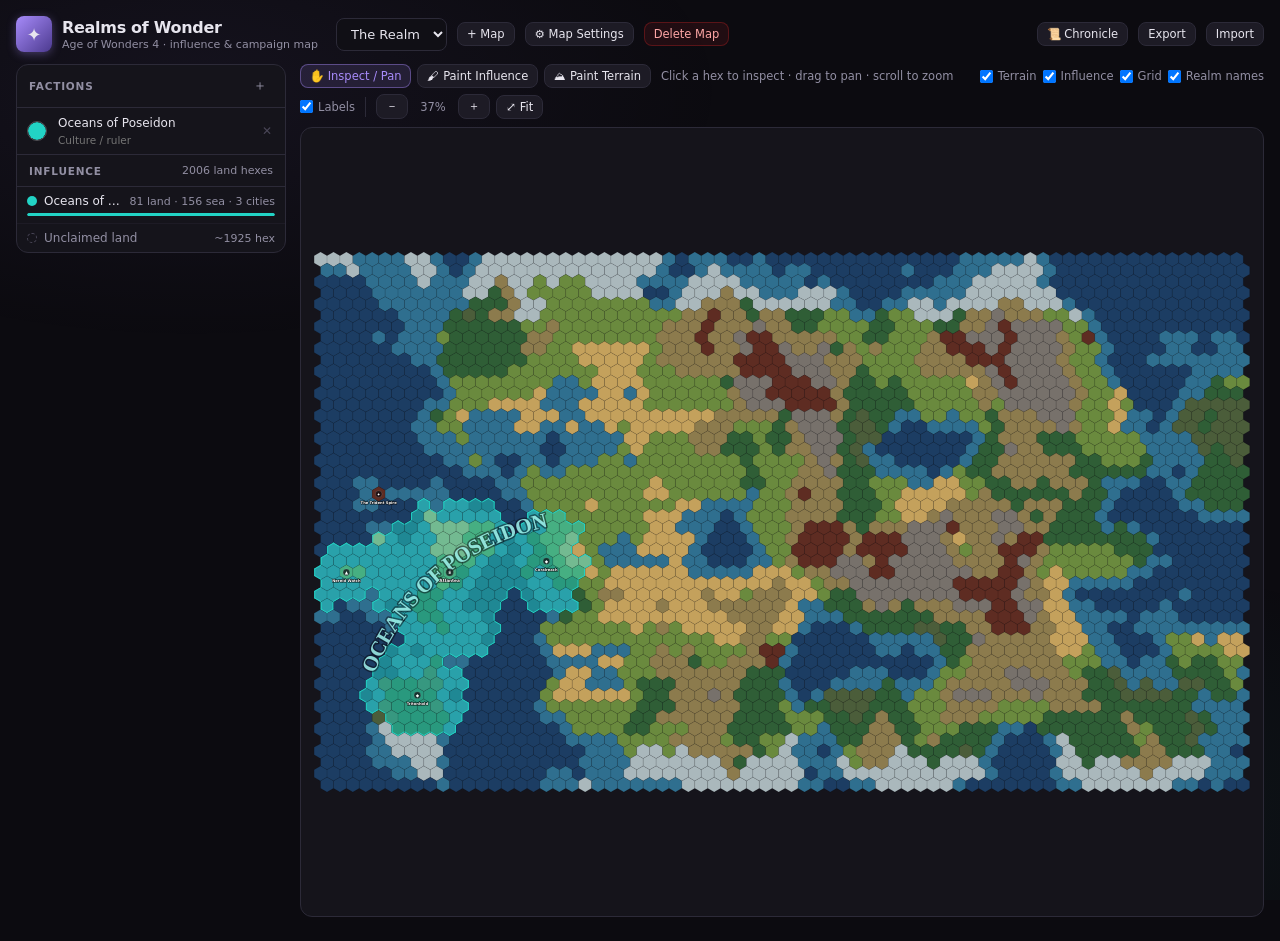
<file: aow4-realms/index.html>
<!DOCTYPE html>
<html lang="en">
<head>
<meta charset="UTF-8">
<meta name="viewport" content="width=device-width, initial-scale=1.0">
<title>Realms of Wonder — AoW4 Influence Map</title>
<style>
:root{
  --bg:#0c0b10; --bg-surface:#15141b; --bg-elevated:#1d1b25; --bg-input:#100f15;
  --border:#2c2a38; --border-dim:#1d1b25;
  --text:#e7e5ee; --text-muted:#928fa3; --text-dim:#4a4758;
  --accent:#a78bfa; --accent-bg:rgba(167,139,250,.13); --accent-border:rgba(167,139,250,.42);
  --danger:#dc2626; --danger-bg:rgba(220,38,38,.1); --danger-border:rgba(220,38,38,.3);
  --r-sm:4px; --r-md:8px; --r-lg:12px;
}
*,*::before,*::after{box-sizing:border-box;margin:0;padding:0;}
[hidden]{display:none!important;}
body{font-family:'Segoe UI',system-ui,-apple-system,sans-serif;background:var(--bg);color:var(--text);min-height:100vh;}
body::before{content:'';position:fixed;inset:0;background:radial-gradient(ellipse 60% 40% at 15% 10%,rgba(167,139,250,.06) 0%,transparent 70%),radial-gradient(ellipse 50% 40% at 85% 90%,rgba(45,212,191,.05) 0%,transparent 70%);pointer-events:none;z-index:0;}

.app{position:relative;max-width:1700px;margin:0 auto;padding:16px 16px 24px;z-index:1;}

.header{display:flex;align-items:center;gap:10px;margin-bottom:12px;flex-wrap:wrap;}
.logo{width:36px;height:36px;background:linear-gradient(135deg,#a78bfa,#4c3a8f);border-radius:var(--r-md);display:flex;align-items:center;justify-content:center;font-size:18px;flex-shrink:0;box-shadow:0 2px 10px rgba(167,139,250,.35);}
.header-text{margin-right:8px;}
h1{font-size:16px;font-weight:600;letter-spacing:-.3px;}
.header-sub{font-size:11px;color:var(--text-muted);margin-top:1px;}
.spacer{flex:1;}

select,.select{background:var(--bg-input);border:1px solid var(--border);border-radius:var(--r-md);padding:7px 10px;font-size:13px;color:var(--text);font-family:inherit;}
.select-sm{padding:4px 8px;font-size:12px;}

.btn{background:var(--bg-elevated);border:1px solid var(--border);border-radius:var(--r-md);padding:7px 12px;font-size:12.5px;font-family:inherit;color:var(--text);cursor:pointer;display:inline-flex;align-items:center;gap:6px;transition:background .12s,border-color .12s,transform .1s;white-space:nowrap;}
.btn:hover{background:#26232f;border-color:#3d394c;}
.btn:active{transform:scale(.97);}
.btn.active{background:var(--accent-bg);border-color:var(--accent-border);color:var(--accent);}
.btn-primary{background:var(--accent-bg);border-color:var(--accent-border);color:var(--accent);}
.btn-primary:hover{background:rgba(167,139,250,.22);}
.btn-danger{background:var(--danger-bg);border-color:var(--danger-border);color:#fca5a5;}
.btn-danger:hover{background:rgba(220,38,38,.2);}
.btn-sm{padding:4px 9px;font-size:11.5px;}
.icon-btn{background:none;border:none;color:var(--text-muted);cursor:pointer;padding:3px 6px;border-radius:var(--r-sm);font-size:14px;display:flex;align-items:center;transition:color .12s,background .12s;}
.icon-btn:hover{color:var(--text);background:var(--bg-elevated);}

.app-shell{display:flex;gap:14px;align-items:flex-start;}

.sidebar{width:270px;flex-shrink:0;background:var(--bg-surface);border:1px solid var(--border);border-radius:var(--r-lg);display:flex;flex-direction:column;position:sticky;top:16px;max-height:calc(100vh - 32px);overflow:hidden;}
.sidebar-head{display:flex;align-items:center;gap:7px;padding:9px 12px;border-bottom:1px solid var(--border);border-top:1px solid var(--border);flex-shrink:0;}
.sidebar-head:first-child{border-top:none;}
.sidebar-head-title{flex:1;font-size:10.5px;font-weight:700;text-transform:uppercase;letter-spacing:.8px;color:var(--text-muted);}
.sidebar-body{overflow-y:auto;max-height:40vh;}
.sidebar-body::-webkit-scrollbar{width:3px;}
.sidebar-body::-webkit-scrollbar-thumb{background:var(--border);border-radius:10px;}

.faction-row{display:flex;align-items:center;gap:7px;padding:6px 10px 6px 8px;border-bottom:1px solid var(--border-dim);border-left:2px solid transparent;cursor:pointer;}
.faction-row:last-child{border-bottom:none;}
.faction-row.brush{border-left-color:var(--accent);background:rgba(167,139,250,.06);}
.swatch{width:20px;height:20px;border-radius:50%;border:1px solid rgba(255,255,255,.25);flex-shrink:0;cursor:pointer;padding:0;background:none;}
.swatch::-webkit-color-swatch-wrapper{padding:0;}
.swatch::-webkit-color-swatch{border:none;border-radius:50%;}
.faction-text{flex:1;min-width:0;display:flex;flex-direction:column;}
.faction-name,.faction-culture{width:100%;background:none;border:none;color:var(--text);font-size:12px;font-family:inherit;padding:2px 4px;border-radius:var(--r-sm);}
.faction-culture{font-size:10.5px;color:var(--text-muted);}
.faction-name:hover,.faction-name:focus,.faction-culture:hover,.faction-culture:focus{background:var(--bg-elevated);outline:none;}
.faction-del{background:none;border:none;color:var(--text-dim);cursor:pointer;padding:3px;font-size:12px;flex-shrink:0;}
.faction-del:hover{color:#fca5a5;}
.empty-note{padding:16px 12px;text-align:center;color:var(--text-muted);font-size:11.5px;}

.ov-row{padding:7px 10px;border-bottom:1px solid var(--border-dim);font-size:12px;}
.ov-row:last-child{border-bottom:none;}
.ov-top{display:flex;align-items:center;gap:7px;}
.ov-swatch{width:10px;height:10px;border-radius:50%;flex-shrink:0;}
.ov-name{flex:1;min-width:0;overflow:hidden;text-overflow:ellipsis;white-space:nowrap;}
.ov-count{color:var(--text-muted);font-size:11px;white-space:nowrap;}
.ov-bar{height:3px;background:var(--bg-elevated);border-radius:3px;margin-top:5px;overflow:hidden;}
.ov-bar>span{display:block;height:100%;border-radius:3px;}

.col-main{flex:1;min-width:0;}
.toolbar{display:flex;align-items:center;gap:6px;flex-wrap:wrap;margin-bottom:8px;}
.toolbar-sep{width:1px;height:20px;background:var(--border);margin:0 4px;}
.mode-hint{font-size:11.5px;color:var(--text-muted);margin-left:4px;}
.zoom-label{font-size:11.5px;color:var(--text-muted);min-width:38px;text-align:center;}
.tool-label{font-size:10.5px;font-weight:700;text-transform:uppercase;letter-spacing:.6px;color:var(--text-muted);margin-right:2px;}
.check{display:inline-flex;align-items:center;gap:5px;font-size:11.5px;color:var(--text-muted);cursor:pointer;user-select:none;}
.brushbar{background:var(--bg-surface);border:1px solid var(--border);border-radius:var(--r-md);padding:6px 8px;}
.terrain-btn{display:inline-flex;align-items:center;gap:5px;}
.terrain-chip{width:12px;height:12px;border-radius:3px;border:1px solid rgba(255,255,255,.2);}

.canvas-wrap{background:var(--bg-surface);border:1px solid var(--border);border-radius:var(--r-lg);overflow:auto;height:calc(100vh - 110px);position:relative;display:flex;}
.canvas-wrap.with-brush{height:calc(100vh - 156px);}
svg#canvas{margin:auto;flex-shrink:0;}
.canvas-wrap::-webkit-scrollbar{height:8px;width:8px;}
.canvas-wrap::-webkit-scrollbar-thumb{background:var(--border);border-radius:10px;}
svg#canvas{display:block;cursor:crosshair;touch-action:none;user-select:none;}
svg#canvas.mode-select{cursor:grab;}
svg#canvas.panning{cursor:grabbing;}
.hex{stroke:rgba(0,0,0,.28);stroke-width:.7;}
svg.no-grid .hex{stroke:none;}
.hex.void{fill:transparent;stroke:rgba(255,255,255,.03);}
.border-path{fill:none;stroke-width:2.6;stroke-linecap:round;stroke-linejoin:round;}
.realm-name{font-family:Georgia,'Palatino Linotype','Book Antiqua',serif;font-weight:700;paint-order:stroke;stroke:rgba(8,6,12,.55);stroke-linejoin:round;opacity:.88;pointer-events:none;}
svg.no-realms .realm-layer{display:none;}
.feat-bg{fill:rgba(10,9,14,.72);stroke:rgba(255,255,255,.35);stroke-width:1;}
.feat-icon{font-size:12px;text-anchor:middle;dominant-baseline:central;fill:#fff;pointer-events:none;}
.hex-label{font-size:10px;font-weight:600;text-anchor:middle;fill:#fff;paint-order:stroke;stroke:rgba(0,0,0,.85);stroke-width:3px;stroke-linejoin:round;pointer-events:none;}
.hex-label.capital{font-size:11.5px;font-weight:700;}
svg.no-labels .hex-label{display:none;}
.brush-outline{fill:rgba(255,255,255,.08);stroke:rgba(255,255,255,.75);stroke-width:1.2;pointer-events:none;}
.sel-outline{fill:none;stroke:var(--accent);stroke-width:2.5;pointer-events:none;}

.drawer-overlay{position:fixed;inset:0;background:rgba(0,0,0,.45);z-index:50;display:none;align-items:stretch;justify-content:flex-end;}
.drawer-overlay.open{display:flex;}
.drawer{width:340px;max-width:90vw;background:var(--bg-surface);border-left:1px solid var(--border);display:flex;flex-direction:column;height:100%;}
.drawer-head{display:flex;align-items:center;gap:8px;padding:14px 16px;border-bottom:1px solid var(--border);}
.drawer-title{flex:1;font-size:13px;font-weight:700;text-transform:uppercase;letter-spacing:.6px;color:var(--text-muted);}
.drawer-body{flex:1;overflow-y:auto;padding:14px 16px;display:flex;flex-direction:column;gap:14px;}
.field-label{font-size:10.5px;font-weight:700;text-transform:uppercase;letter-spacing:.6px;color:var(--text-muted);margin-bottom:5px;display:block;}
.field-input,.field-select,.field-textarea{width:100%;background:var(--bg-input);border:1px solid var(--border);border-radius:var(--r-md);padding:8px 10px;font-size:13px;color:var(--text);font-family:inherit;}
.field-textarea{resize:vertical;min-height:56px;}
.field-row{display:flex;gap:8px;}
.field-row>div{flex:1;}
.field-note{font-size:11px;color:var(--text-dim);margin-top:5px;}
.section-title{font-size:11px;font-weight:700;color:var(--accent);text-transform:uppercase;letter-spacing:.7px;border-top:1px solid var(--border);padding-top:12px;}
.log-list{display:flex;flex-direction:column;gap:8px;margin-top:8px;}
.log-entry{background:var(--bg-elevated);border:1px solid var(--border-dim);border-radius:var(--r-md);padding:8px 10px;}
.log-ts{font-size:10px;color:var(--text-dim);margin-bottom:3px;}
.log-text{font-size:12.5px;color:var(--text);white-space:pre-wrap;word-break:break-word;}
.log-empty{font-size:11.5px;color:var(--text-dim);text-align:center;padding:10px 0;}
.drawer-foot{padding:12px 16px;border-top:1px solid var(--border);display:flex;gap:8px;}
input[type=range]{width:100%;accent-color:var(--accent);}
</style>
</head>
<body>
<div class="app">
  <div class="header">
    <div class="logo">✦</div>
    <div class="header-text">
      <h1>Realms of Wonder</h1>
      <div class="header-sub">Age of Wonders 4 · influence &amp; campaign map</div>
    </div>
    <select id="mapSelect" class="select"></select>
    <button id="newMapBtn" class="btn btn-sm">+ Map</button>
    <button id="settingsBtn" class="btn btn-sm">⚙ Map Settings</button>
    <button id="deleteMapBtn" class="btn btn-sm btn-danger">Delete Map</button>
    <div class="spacer"></div>
    <button id="logBtn" class="btn btn-sm">📜 Chronicle</button>
    <button id="exportBtn" class="btn btn-sm">Export</button>
    <button id="importBtn" class="btn btn-sm">Import</button>
    <input type="file" id="importFile" accept="application/json" style="display:none">
  </div>

  <div class="app-shell">
    <div class="sidebar">
      <div class="sidebar-head">
        <span class="sidebar-head-title">Factions</span>
        <button id="addFactionBtn" class="icon-btn" title="Add faction">＋</button>
      </div>
      <div class="sidebar-body" id="factionList"></div>
      <div class="sidebar-head">
        <span class="sidebar-head-title">Influence</span>
        <span class="ov-count" id="landTotal"></span>
      </div>
      <div class="sidebar-body" id="overviewList"></div>
    </div>

    <div class="col-main">
      <div class="toolbar">
        <button id="modeSelectBtn" class="btn btn-sm active" title="S">✋ Inspect / Pan</button>
        <button id="modeInfBtn" class="btn btn-sm" title="I">🖌 Paint Influence</button>
        <button id="modeTerBtn" class="btn btn-sm" title="T">⛰ Paint Terrain</button>
        <span class="mode-hint" id="modeHint"></span>
        <div class="spacer"></div>
        <label class="check"><input type="checkbox" id="viewTerrain" checked> Terrain</label>
        <label class="check"><input type="checkbox" id="viewInfluence" checked> Influence</label>
        <label class="check"><input type="checkbox" id="viewGrid" checked> Grid</label>
        <label class="check"><input type="checkbox" id="viewRealms" checked> Realm names</label>
        <label class="check"><input type="checkbox" id="viewLabels" checked> Labels</label>
        <div class="toolbar-sep"></div>
        <button id="zoomOutBtn" class="btn btn-sm" title="Zoom out">－</button>
        <span class="zoom-label" id="zoomLabel">100%</span>
        <button id="zoomInBtn" class="btn btn-sm" title="Zoom in">＋</button>
        <button id="zoomResetBtn" class="btn btn-sm" title="Fit whole map (F)">⤢ Fit</button>
      </div>

      <div class="toolbar brushbar" id="brushBar" hidden>
        <span class="tool-label">Brush</span>
        <button class="btn btn-sm size-btn active" data-size="0" title="1">1 hex</button>
        <button class="btn btn-sm size-btn" data-size="1" title="2">7 hex</button>
        <button class="btn btn-sm size-btn" data-size="2" title="3">19 hex</button>
        <div class="toolbar-sep"></div>
        <span id="infTools">
          <select id="brushFaction" class="select select-sm"></select>
          <label class="check" style="margin-left:8px;" title="Painting won't overwrite hexes held by another faction"><input type="checkbox" id="protectOthers"> Don't overwrite others</label>
        </span>
        <span id="terTools" style="display:inline-flex;gap:4px;flex-wrap:wrap;"></span>
        <span class="mode-hint">Alt+click to pick</span>
      </div>

      <div class="canvas-wrap" id="canvasWrap">
        <svg id="canvas" class="mode-select"></svg>
      </div>
    </div>
  </div>
</div>

<datalist id="cultureList">
  <option value="Barbarian"><option value="Dark"><option value="Feudal"><option value="High">
  <option value="Industrious"><option value="Mystic"><option value="Oathsworn"><option value="Primal">
  <option value="Free City"><option value="Independent">
</datalist>

<!-- hex drawer -->
<div class="drawer-overlay" id="hexOverlay">
  <div class="drawer">
    <div class="drawer-head">
      <span class="drawer-title" id="hexTitle">Hex</span>
      <button class="icon-btn" id="hexCloseBtn">✕</button>
    </div>
    <div class="drawer-body">
      <div>
        <label class="field-label">Name</label>
        <input type="text" id="hexName" class="field-input" placeholder="e.g. Emberhold, The Shattered Spire">
      </div>
      <div>
        <label class="field-label">Influence</label>
        <select id="hexOwner" class="field-select"></select>
      </div>
      <div class="field-row">
        <div>
          <label class="field-label">Terrain</label>
          <select id="hexTerrain" class="field-select"></select>
        </div>
        <div>
          <label class="field-label">Feature</label>
          <select id="hexFeature" class="field-select"></select>
        </div>
      </div>
      <div>
        <label class="field-label">Description</label>
        <textarea id="hexDesc" class="field-textarea" placeholder="What is this place?"></textarea>
      </div>
      <div>
        <label class="field-label">Add log entry</label>
        <textarea id="hexLogInput" class="field-textarea" placeholder="Siege, annexation, a hero falls..."></textarea>
        <button id="hexLogAddBtn" class="btn btn-sm btn-primary" style="margin-top:6px;">Add Entry</button>
      </div>
      <div>
        <label class="field-label">History</label>
        <div class="log-list" id="hexLogList"></div>
      </div>
    </div>
    <div class="drawer-foot">
      <button id="hexClearBtn" class="btn btn-danger" style="flex:1;">Clear Name, Feature &amp; History</button>
    </div>
  </div>
</div>

<!-- chronicle drawer -->
<div class="drawer-overlay" id="logOverlay">
  <div class="drawer">
    <div class="drawer-head">
      <span class="drawer-title">Chronicle</span>
      <button class="icon-btn" id="logCloseBtn">✕</button>
    </div>
    <div class="drawer-body">
      <div>
        <label class="field-label">Add event</label>
        <textarea id="campaignLogInput" class="field-textarea" placeholder="What happened across the realm this turn?"></textarea>
        <button id="campaignLogAddBtn" class="btn btn-sm btn-primary" style="margin-top:6px;">Add Entry</button>
      </div>
      <div>
        <label class="field-label">History</label>
        <div class="log-list" id="campaignLogList"></div>
      </div>
    </div>
  </div>
</div>

<!-- map settings drawer -->
<div class="drawer-overlay" id="settingsOverlay">
  <div class="drawer">
    <div class="drawer-head">
      <span class="drawer-title">Map Settings</span>
      <button class="icon-btn" id="settingsCloseBtn">✕</button>
    </div>
    <div class="drawer-body">
      <div>
        <label class="field-label">Map name</label>
        <input type="text" id="msName" class="field-input">
      </div>
      <div class="field-row">
        <div>
          <label class="field-label">Columns</label>
          <input type="number" id="msCols" class="field-input" min="8" max="160">
        </div>
        <div>
          <label class="field-label">Rows</label>
          <input type="number" id="msRows" class="field-input" min="6" max="120">
        </div>
      </div>
      <div>
        <button id="msApplySize" class="btn btn-sm">Apply Size</button>
        <div class="field-note">Shrinking removes hexes outside the new bounds.</div>
      </div>

      <div class="section-title">Terrain Generator</div>
      <div>
        <label class="field-label">Style</label>
        <select id="msStyle" class="field-select">
          <option value="surface">Surface — continents</option>
          <option value="islands">Surface — islands</option>
          <option value="underground">Underground — caverns</option>
        </select>
      </div>
      <div>
        <label class="field-label">Water / chasm level: <span id="msWaterVal"></span>%</label>
        <input type="range" id="msWater" min="5" max="75" value="35">
      </div>
      <div>
        <label class="field-label">Seed (blank = random)</label>
        <input type="text" id="msSeed" class="field-input" placeholder="random">
      </div>
      <div>
        <button id="msGenerate" class="btn btn-primary">🎲 Generate Terrain</button>
        <div class="field-note">Replaces terrain only. Influence, names, features and history are kept.</div>
      </div>

      <div class="section-title">Published Campaign</div>
      <div>
        <button id="msLoadCampaign" class="btn btn-sm">⟳ Load Published Campaign</button>
        <div class="field-note" id="msCampaignNote"></div>
      </div>

      <div class="section-title">Danger Zone</div>
      <div style="display:flex;gap:8px;flex-wrap:wrap;">
        <button id="msClearInfluence" class="btn btn-sm btn-danger">Clear All Influence</button>
      </div>
    </div>
  </div>
</div>

<script src="campaign.js"></script>
<script>
(function(){
'use strict';

var STORAGE_KEY='aow4-realms-state';

var TERRAINS=[
  {id:'grass',   name:'Grassland',     color:'#6a8a3e'},
  {id:'forest',  name:'Forest',        color:'#2f5e36'},
  {id:'swamp',   name:'Swamp',         color:'#4b5d3a'},
  {id:'hills',   name:'Hills',         color:'#8c7b4d'},
  {id:'mountain',name:'Mountains',     color:'#77716b'},
  {id:'desert',  name:'Desert',        color:'#c4a15c'},
  {id:'tundra',  name:'Tundra',        color:'#aab8bc'},
  {id:'volcanic',name:'Volcanic',      color:'#5e2c22'},
  {id:'shallow', name:'Shallow Water', color:'#2f6f8f'},
  {id:'deep',    name:'Deep Water',    color:'#1c3d63'},
  {id:'cavern',  name:'Cavern',        color:'#4a4152'},
  {id:'chasm',   name:'Chasm',         color:'#1d1924'},
  {id:'void',    name:'Off-map',       color:'#0c0b10'}
];
var TERRAIN_BY_ID={};TERRAINS.forEach(function(t){TERRAIN_BY_ID[t.id]=t;});
var NON_LAND={shallow:1,deep:1,chasm:1,void:1};

var FEATURES=[
  {id:'',        name:'None',          icon:''},
  {id:'capital', name:'Capital',       icon:'♛'},
  {id:'city',    name:'City',          icon:'◆'},
  {id:'vassal',  name:'Vassal City',   icon:'◇'},
  {id:'freecity',name:'Free City',     icon:'⚑'},
  {id:'outpost', name:'Outpost',       icon:'▲'},
  {id:'wonder',  name:'Ancient Wonder',icon:'❖'},
  {id:'landmark',name:'Landmark',      icon:'✦'},
  {id:'dungeon', name:'Dungeon / Ruin',icon:'☗'},
  {id:'portal',  name:'Portal / Gate', icon:'◎'},
  {id:'battle',  name:'Battle Site',   icon:'⚔'}
];
var FEATURE_BY_ID={};FEATURES.forEach(function(f){FEATURE_BY_ID[f.id]=f;});
var CITY_FEATURES={capital:1,city:1,vassal:1,freecity:1};

var DEFAULT_FACTIONS=[
  ['Your Empire','#d4a72c','Feudal'],
  ['The Ashen Dominion','#c0262d','Dark'],
  ['Verdant Circle','#22a35a','Primal'],
  ['Stormborn Clans','#2f6fe0','Barbarian'],
  ['Lumen Concord','#e2e8f0','High'],
  ['Forgeholt League','#ea6a12','Industrious'],
  ['Free Cities','#94a3b8','Free City']
];

/* ---------- hex geometry (pointy-top, odd-r offset) ---------- */
var S=20, SQ3=Math.sqrt(3), HW=SQ3*S, RH=1.5*S, PAD=24;
var CORNERS=[];
for(var i=0;i<6;i++){var a=Math.PI/180*(60*i-30);CORNERS.push([S*Math.cos(a),S*Math.sin(a)]);}
var DIRS_EVEN=[[1,0],[0,-1],[-1,-1],[-1,0],[-1,1],[0,1]];
var DIRS_ODD =[[1,0],[1,-1],[0,-1],[-1,0],[0,1],[1,1]];
var EDGE=[[0,1],[5,0],[4,5],[3,4],[2,3],[1,2]];

function center(c,r){return {x:PAD+HW*(c+0.5*(r&1))+HW/2,y:PAD+S+RH*r};}
function canvasSize(map){return {w:Math.ceil(PAD*2+HW*(map.cols+0.5)),h:Math.ceil(PAD*2+RH*(map.rows-1)+2*S)};}
function hexPoints(c,r,scale){
  var p=center(c,r),k=scale||1,out=[];
  for(var i=0;i<6;i++)out.push((p.x+CORNERS[i][0]*k).toFixed(1)+','+(p.y+CORNERS[i][1]*k).toFixed(1));
  return out.join(' ');
}
function pixelToHex(x,y){
  var px=x-PAD-HW/2,py=y-PAD-S;
  var q=(SQ3/3*px-py/3)/S, r=(2/3*py)/S;
  var cx=q,cz=r,cy=-cx-cz;
  var rx=Math.round(cx),ry=Math.round(cy),rz=Math.round(cz);
  var dx=Math.abs(rx-cx),dy=Math.abs(ry-cy),dz=Math.abs(rz-cz);
  if(dx>dy&&dx>dz)rx=-ry-rz;else if(dy<=dz)rz=-rx-ry;
  return {c:rx+(rz-(rz&1))/2,r:rz};
}
function hexesInRadius(c,r,R){
  var q=c-(r-(r&1))/2,out=[];
  for(var dq=-R;dq<=R;dq++){
    for(var dr=Math.max(-R,-dq-R);dr<=Math.min(R,-dq+R);dr++){
      var rr=r+dr,qq=q+dq;
      out.push({c:qq+(rr-(rr&1))/2,r:rr});
    }
  }
  return out;
}

/* ---------- state ---------- */
var state=null;
var mode='select';
var brushSize=0;
var brushFactionId=null; // null = erase
var brushTerrain='grass';
var selectedHex=null;
var zoomLevel=1, ZOOM_MIN=0.15, ZOOM_MAX=4;
var spaceHeld=false;
var touches={}, pinch=null;
var view={terrain:true,influence:true,grid:true,labels:true,realms:true};
var polys=[];
var pointer=null;
var lastPaintKey=null;

function uid(){state.nextId=(state.nextId||1)+1;return state.nextId-1;}
function key(c,r){return c+','+r;}

function newMap(id,name,cols,rows){
  return {id:id,name:name,cols:cols,rows:rows,hexes:{},eventLog:[],gen:{style:'surface',water:35,seed:''}};
}

function freshState(){
  var s={nextId:1,factions:[],maps:[],activeMapId:null};
  var n=1;
  DEFAULT_FACTIONS.forEach(function(f){s.factions.push({id:n++,name:f[0],color:f[1],culture:f[2]});});
  var m=newMap(n++,'The Realm',72,48);
  s.maps.push(m);s.activeMapId=m.id;s.nextId=n;
  generateTerrain(m,'surface',35,Math.floor(Math.random()*1e9));
  return s;
}

function normalize(d){
  d.factions.forEach(function(f){if(f.culture==null)f.culture='';});
  d.maps.forEach(function(m){
    if(!m.eventLog)m.eventLog=[];
    if(!m.hexes)m.hexes={};
    if(!m.cols)m.cols=36;
    if(!m.rows)m.rows=24;
    if(!m.gen)m.gen={style:'surface',water:35,seed:''};
  });
  return d;
}

/* ---------- published campaign (campaign.js) ---------- */
var TERRAIN_CODES={g:'grass',f:'forest',s:'swamp',h:'hills',m:'mountain',d:'desert',t:'tundra',v:'volcanic',w:'shallow',o:'deep',c:'cavern',x:'chasm',_:'void'};
var CAMPAIGN=window.AOW4_CAMPAIGN||null;

function campaignToState(camp){
  var s={nextId:1,factions:[],maps:[],activeMapId:null,campaignVersion:camp.version};
  var maxId=0,keyToId={};
  camp.factions.forEach(function(f){
    s.factions.push({id:f.id,name:f.name,color:f.color,culture:f.culture||''});
    keyToId[f.key]=f.id;maxId=Math.max(maxId,f.id);
  });
  camp.maps.forEach(function(cm){
    var m=newMap(cm.id,cm.name,cm.cols,cm.rows);
    maxId=Math.max(maxId,cm.id);
    if(cm.gen)m.gen=cm.gen;
    for(var r=0;r<cm.rows;r++){
      var trow=(cm.terrain&&cm.terrain[r])||'',irow=(cm.influence&&cm.influence[r])||'';
      for(var c=0;c<cm.cols;c++){
        var h=ensureHex(m,c,r);
        h.t=TERRAIN_CODES[trow.charAt(c)]||'grass';
        var fk=irow.charAt(c);
        if(keyToId[fk]!=null&&h.t!=='void')h.o=keyToId[fk];
      }
    }
    (cm.places||[]).forEach(function(p){
      if(!inBounds(m,p.c,p.r))return;
      var h=ensureHex(m,p.c,p.r);
      if(p.name)h.n=p.name;
      if(p.feature)h.f=p.feature;
      if(p.desc)h.d=p.desc;
      if(p.owner&&keyToId[p.owner]!=null)h.o=keyToId[p.owner];
      if(p.log)h.log=p.log.map(function(e){return {ts:e.ts,text:e.text};});
    });
    m.eventLog=(cm.chronicle||[]).map(function(e){return {ts:e.ts,text:e.text};});
    s.maps.push(m);
  });
  s.activeMapId=camp.activeMapId||s.maps[0].id;
  s.nextId=maxId+1;
  return s;
}

function load(){
  var local=null;
  try{
    var raw=localStorage.getItem(STORAGE_KEY);
    if(raw){var d=JSON.parse(raw);if(d&&d.maps&&d.maps.length&&d.factions)local=normalize(d);}
  }catch(e){}
  if(local){
    var seen=Math.max(local.campaignVersion||0,local.skippedCampaignVersion||0);
    if(CAMPAIGN&&seen<CAMPAIGN.version){
      if(confirm('The published campaign map has been updated (v'+CAMPAIGN.version+(CAMPAIGN.updated?', '+CAMPAIGN.updated:'')+').\n\nLoad it now? This replaces the map saved in this browser.\nCancel keeps your local version (you can load the campaign later from Map Settings).')){
        return campaignToState(CAMPAIGN);
      }
      local.skippedCampaignVersion=CAMPAIGN.version;
    }
    return local;
  }
  return CAMPAIGN?campaignToState(CAMPAIGN):freshState();
}
function save(){try{localStorage.setItem(STORAGE_KEY,JSON.stringify(state));}catch(e){}}

function getActiveMap(){
  for(var i=0;i<state.maps.length;i++)if(state.maps[i].id===state.activeMapId)return state.maps[i];
  return state.maps[0];
}
function getFaction(id){
  if(id==null)return null;
  for(var i=0;i<state.factions.length;i++)if(state.factions[i].id===id)return state.factions[i];
  return null;
}
function inBounds(map,c,r){return c>=0&&r>=0&&c<map.cols&&r<map.rows;}
function getHex(map,c,r){return map.hexes[key(c,r)]||null;}
function ensureHex(map,c,r){
  var k=key(c,r);
  if(!map.hexes[k])map.hexes[k]={t:'grass',o:null};
  return map.hexes[k];
}
function terrainOf(h){return h&&h.t&&TERRAIN_BY_ID[h.t]?h.t:'grass';}
function ownerOf(map,c,r){
  if(!inBounds(map,c,r))return undefined;
  var h=getHex(map,c,r);
  if(!h||terrainOf(h)==='void')return undefined;
  return h.o==null?null:h.o;
}

/* ---------- colour helpers ---------- */
function rgb(hex){
  var c=hex.replace('#','');
  if(c.length===3)c=c.split('').map(function(ch){return ch+ch;}).join('');
  return [parseInt(c.substr(0,2),16),parseInt(c.substr(2,2),16),parseInt(c.substr(4,2),16)];
}
function mix(a,b,t){
  var A=rgb(a),B=rgb(b);
  return 'rgb('+Math.round(A[0]+(B[0]-A[0])*t)+','+Math.round(A[1]+(B[1]-A[1])*t)+','+Math.round(A[2]+(B[2]-A[2])*t)+')';
}
function escapeHtml(s){var d=document.createElement('div');d.textContent=s==null?'':s;return d.innerHTML;}

/* ---------- terrain generation ---------- */
function hash2(x,y,seed){
  var h=Math.imul(x|0,374761393)^Math.imul(y|0,668265263)^Math.imul(seed|0,1442695041);
  h=Math.imul(h^(h>>>13),1274126177);h^=h>>>16;
  return (h>>>0)/4294967296;
}
function vnoise(x,y,seed){
  var xi=Math.floor(x),yi=Math.floor(y),xf=x-xi,yf=y-yi;
  var u=xf*xf*(3-2*xf),v=yf*yf*(3-2*yf);
  var a=hash2(xi,yi,seed),b=hash2(xi+1,yi,seed),c=hash2(xi,yi+1,seed),d=hash2(xi+1,yi+1,seed);
  return a+(b-a)*u+(c-a)*v+(a-b-c+d)*u*v;
}
function fbm(x,y,seed,oct){
  var t=0,amp=1,f=1,norm=0;
  for(var i=0;i<oct;i++){t+=amp*vnoise(x*f,y*f,seed+i*1013);norm+=amp;amp*=.5;f*=2.03;}
  return t/norm;
}
function seedFromText(txt){
  if(/^\d+$/.test(txt))return parseInt(txt,10)%2147483647;
  var h=2166136261;
  for(var i=0;i<txt.length;i++){h^=txt.charCodeAt(i);h=Math.imul(h,16777619);}
  return h>>>0;
}
function percentile(sorted,p){return sorted[Math.max(0,Math.min(sorted.length-1,Math.floor(p*sorted.length)))];}

function generateTerrain(map,style,water,seed){
  var cells=[],cols=map.cols,rows=map.rows;
  var featureSize=HW*(style==='islands'?5:8);
  for(var r=0;r<rows;r++)for(var c=0;c<cols;c++){
    var p=center(c,r);
    var e=fbm(p.x/featureSize,p.y/featureSize,seed,5);
    var m=fbm(p.x/(HW*7),p.y/(HW*7),seed+77,3);
    var v=fbm(p.x/(HW*3),p.y/(HW*3),seed+313,2);
    if(style!=='underground'){
      var dx=Math.abs(2*c/(cols-1)-1),dy=Math.abs(2*r/(rows-1)-1);
      var d=Math.max(dx,dy);
      e-=(style==='islands'?0.18:0.22)*Math.pow(d,3);
    }
    cells.push({c:c,r:r,e:e,m:m,v:v,lat:Math.abs(2*r/(rows-1)-1)});
  }
  var es=cells.map(function(x){return x.e;}).sort(function(a,b){return a-b;});
  var ms=cells.map(function(x){return x.m;}).sort(function(a,b){return a-b;});
  var vs=cells.map(function(x){return x.v;}).sort(function(a,b){return a-b;});
  var w=water/100;
  var deepT=percentile(es,w*0.55),waterT=percentile(es,w);
  var mountT=percentile(es,0.93),hillT=percentile(es,0.82);
  var dryT=percentile(ms,0.2),wetT=percentile(ms,0.9),forestT=percentile(ms,0.58);
  var volT=percentile(vs,0.97);

  cells.forEach(function(x){
    var t;
    if(style==='underground'){
      if(x.e<waterT)t='chasm';
      else if(x.e>mountT)t='mountain';
      else if(x.v>volT)t='volcanic';
      else if(x.m>wetT)t='swamp';
      else t='cavern';
    }else{
      if(x.e<deepT)t='deep';
      else if(x.e<waterT)t='shallow';
      else if(x.e>mountT)t=(x.v>percentile(vs,0.8))?'volcanic':'mountain';
      else if(x.e>hillT)t='hills';
      else if(x.lat+(x.v-0.5)*0.3>0.84)t='tundra';
      else if(x.m<dryT&&x.lat<0.7)t='desert';
      else if(x.m>wetT&&x.e<percentile(es,Math.min(0.95,w+0.2)))t='swamp';
      else if(x.m>forestT)t='forest';
      else if(x.v>volT)t='volcanic';
      else t='grass';
    }
    var h=ensureHex(map,x.c,x.r);
    h.t=t;
  });
}

/* ---------- rendering ---------- */
var svgNS='http://www.w3.org/2000/svg';
function el(tag,attrs){var e=document.createElementNS(svgNS,tag);for(var k in attrs)e.setAttribute(k,attrs[k]);return e;}
var layers={};

function buildCanvas(){
  var svg=document.getElementById('canvas');
  var map=getActiveMap();
  svg.innerHTML='';
  var sz=canvasSize(map);
  svg.setAttribute('viewBox','0 0 '+sz.w+' '+sz.h);
  ['hex','border','realm','feat','label','overlay'].forEach(function(n){layers[n]=el('g',{class:n+'-layer'});svg.appendChild(layers[n]);});
  polys=new Array(map.cols*map.rows);
  var frag=document.createDocumentFragment();
  for(var r=0;r<map.rows;r++)for(var c=0;c<map.cols;c++){
    var p=el('polygon',{points:hexPoints(c,r),class:'hex'});
    polys[r*map.cols+c]=p;
    frag.appendChild(p);
  }
  layers.hex.appendChild(frag);
  refreshAllFills();
  renderBorders();
  renderFeatures();
  renderOverlay();
  applyZoom();
}

function hexFill(h){
  var t=terrainOf(h);
  var tc=TERRAIN_BY_ID[t].color;
  var f=view.influence&&h?getFaction(h.o):null;
  if(!view.terrain){
    if(t==='void')return null;
    var base=NON_LAND[t]?'#121119':'#23212c';
    return f?mix(base,f.color,0.78):base;
  }
  return f?mix(tc,f.color,0.5):tc;
}
function refreshHex(map,c,r){
  var p=polys[r*map.cols+c];if(!p)return;
  var h=getHex(map,c,r);
  var isVoid=terrainOf(h)==='void';
  p.setAttribute('class',isVoid?'hex void':'hex');
  if(isVoid)p.removeAttribute('fill');else p.setAttribute('fill',hexFill(h));
}
function refreshAllFills(){
  var map=getActiveMap();
  for(var r=0;r<map.rows;r++)for(var c=0;c<map.cols;c++)refreshHex(map,c,r);
}

function renderBorders(){
  var g=layers.border;g.innerHTML='';
  if(!view.influence)return;
  var map=getActiveMap();
  var paths={},k=(S-1.9)/S;
  for(var r=0;r<map.rows;r++)for(var c=0;c<map.cols;c++){
    var o=ownerOf(map,c,r);
    if(o==null||!getFaction(o))continue;
    var dirs=(r&1)?DIRS_ODD:DIRS_EVEN,p=center(c,r);
    for(var d=0;d<6;d++){
      if(ownerOf(map,c+dirs[d][0],r+dirs[d][1])===o)continue;
      var a=CORNERS[EDGE[d][0]],b=CORNERS[EDGE[d][1]];
      paths[o]=(paths[o]||'')+'M'+(p.x+a[0]*k).toFixed(1)+' '+(p.y+a[1]*k).toFixed(1)+'L'+(p.x+b[0]*k).toFixed(1)+' '+(p.y+b[1]*k).toFixed(1);
    }
  }
  Object.keys(paths).forEach(function(o){
    var f=getFaction(parseInt(o,10));
    g.appendChild(el('path',{d:paths[o],class:'border-path',stroke:f.color}));
  });
  scheduleRealmNames();
}

/* ---------- realm names (stretched across territory) ---------- */
var realmNamesQueued=false;
function scheduleRealmNames(){
  if(realmNamesQueued)return;
  realmNamesQueued=true;
  requestAnimationFrame(function(){realmNamesQueued=false;renderRealmNames();});
}

function findRegions(map){
  var seen={},regions=[];
  for(var r=0;r<map.rows;r++)for(var c=0;c<map.cols;c++){
    var o=ownerOf(map,c,r);
    if(o==null||seen[key(c,r)]||!getFaction(o))continue;
    var cells=[],stack=[[c,r]];seen[key(c,r)]=1;
    while(stack.length){
      var cur=stack.pop();cells.push(cur);
      var dirs=(cur[1]&1)?DIRS_ODD:DIRS_EVEN;
      for(var d=0;d<6;d++){
        var nc=cur[0]+dirs[d][0],nr=cur[1]+dirs[d][1],nk=key(nc,nr);
        if(!seen[nk]&&ownerOf(map,nc,nr)===o){seen[nk]=1;stack.push([nc,nr]);}
      }
    }
    regions.push({owner:o,cells:cells});
  }
  return regions;
}

function solve3(m,v){ // Cramer's rule for 3x3
  function det(a){return a[0][0]*(a[1][1]*a[2][2]-a[1][2]*a[2][1])-a[0][1]*(a[1][0]*a[2][2]-a[1][2]*a[2][0])+a[0][2]*(a[1][0]*a[2][1]-a[1][1]*a[2][0]);}
  var D=det(m);if(Math.abs(D)<1e-9)return null;
  var out=[];
  for(var i=0;i<3;i++){var mm=m.map(function(row,ri){return row.map(function(x,ci){return ci===i?v[ri]:x;});});out.push(det(mm)/D);}
  return out;
}

function renderRealmNames(){
  var g=layers.realm;if(!g)return;g.innerHTML='';
  if(!view.influence||!view.realms)return;
  var map=getActiveMap();
  var regions=findRegions(map);
  var largest={};
  regions.forEach(function(rg){if(!largest[rg.owner]||rg.cells.length>largest[rg.owner].cells.length)largest[rg.owner]=rg;});
  var idx=0;
  regions.forEach(function(rg){
    var n=rg.cells.length;
    if(n<4&&!(largest[rg.owner]===rg&&n>=2))return;
    var f=getFaction(rg.owner);
    var pts=rg.cells.map(function(cr){return center(cr[0],cr[1]);});

    // principal axis
    var mx=0,my=0;pts.forEach(function(p){mx+=p.x;my+=p.y;});mx/=n;my/=n;
    var sxx=0,syy=0,sxy=0;
    pts.forEach(function(p){var dx=p.x-mx,dy=p.y-my;sxx+=dx*dx;syy+=dy*dy;sxy+=dx*dy;});
    var th=0.5*Math.atan2(2*sxy,sxx-syy);
    var lim=Math.PI/180*60;th=Math.max(-lim,Math.min(lim,th));
    var ux=Math.cos(th),uy=Math.sin(th);

    // rotated frame + quadratic fit v = a u^2 + b u + c
    var uv=pts.map(function(p){var dx=p.x-mx,dy=p.y-my;return [dx*ux+dy*uy,-dx*uy+dy*ux];});
    var uMin=Infinity,uMax=-Infinity;
    uv.forEach(function(q){if(q[0]<uMin)uMin=q[0];if(q[0]>uMax)uMax=q[0];});
    var span=uMax-uMin+HW*0.8;
    var a=0,b=0,cc=0;
    if(n>=6){
      var s0=n,s1=0,s2=0,s3=0,s4=0,t0=0,t1=0,t2=0;
      uv.forEach(function(q){var u=q[0],v=q[1],u2=u*u;s1+=u;s2+=u2;s3+=u2*u;s4+=u2*u2;t0+=v;t1+=u*v;t2+=u2*v;});
      var sol=solve3([[s4,s3,s2],[s3,s2,s1],[s2,s1,s0]],[t2,t1,t0]);
      if(sol){a=sol[0];b=sol[1];cc=sol[2];}
      var half=span/2,maxSag=0.16*span;
      if(Math.abs(a)*half*half>maxSag)a=Math.sign(a)*maxSag/(half*half);
      b=Math.max(-0.35,Math.min(0.35,b));
    }
    var fit=function(u){return a*u*u+b*u+cc;};

    // thickness of the region around the fitted curve
    var res=0;uv.forEach(function(q){var d=q[1]-fit(q[0]);res+=d*d;});
    var thick=Math.sqrt(res/n)*3.46+S*1.5;

    var um=(uMin+uMax)/2,target=Math.max(HW*1.3,span*0.84);
    var u0=um-target*0.56,u1=um+target*0.56;
    function toXY(u,v){return {x:mx+u*ux-v*uy,y:my+u*uy+v*ux};}
    var P0=toXY(u0,fit(u0)),P2=toXY(u1,fit(u1));
    var Pc=toXY(um,2*fit(um)-(fit(u0)+fit(u1))/2);
    var pid='realmPath'+(idx++);
    g.appendChild(el('path',{id:pid,d:'M'+P0.x.toFixed(1)+' '+P0.y.toFixed(1)+'Q'+Pc.x.toFixed(1)+' '+Pc.y.toFixed(1)+' '+P2.x.toFixed(1)+' '+P2.y.toFixed(1),fill:'none'}));

    var label=f.name.toUpperCase();
    var fs=Math.min(thick*0.55,64);
    var txt=el('text',{class:'realm-name','font-size':fs.toFixed(1),fill:mix(f.color,'#ffffff',0.55)});
    var tp=el('textPath',{href:'#'+pid,startOffset:'50%','text-anchor':'middle'});
    tp.setAttributeNS('http://www.w3.org/1999/xlink','xlink:href','#'+pid);
    tp.textContent=label;
    txt.appendChild(tp);
    g.appendChild(txt);

    var nat=0;try{nat=txt.getComputedTextLength();}catch(e){}
    if(!nat)nat=label.length*fs*0.72;
    if(nat>target){fs*=target/nat;nat=target;}
    if(fs<7){g.removeChild(txt);return;}
    var gaps=Math.max(1,label.length-1);
    var spacing=Math.min((target-nat)/gaps,fs*2.2);
    txt.setAttribute('font-size',fs.toFixed(1));
    txt.setAttribute('letter-spacing',spacing.toFixed(1));
    txt.setAttribute('stroke-width',(fs*0.14).toFixed(1));
  });
}

function renderFeatures(){
  var fg=layers.feat,lg=layers.label;fg.innerHTML='';lg.innerHTML='';
  var map=getActiveMap();
  Object.keys(map.hexes).forEach(function(k){
    var h=map.hexes[k];
    var parts=k.split(','),c=+parts[0],r=+parts[1];
    if(!inBounds(map,c,r))return;
    var p=center(c,r);
    var feat=h.f&&FEATURE_BY_ID[h.f];
    if(feat&&feat.icon){
      var f=getFaction(h.o);
      var big=h.f==='capital';
      fg.appendChild(el('circle',{class:'feat-bg',cx:p.x,cy:p.y,r:big?10.5:9,stroke:f?f.color:'rgba(255,255,255,.35)','stroke-width':big?2:1.2}));
      var t=el('text',{class:'feat-icon',x:p.x,y:p.y+0.5});
      if(big)t.setAttribute('font-size','13px');
      t.textContent=feat.icon;
      fg.appendChild(t);
    }
    if(h.n){
      var lbl=el('text',{class:'hex-label'+(h.f==='capital'?' capital':''),x:p.x,y:p.y+S+6});
      lbl.textContent=h.n;
      lg.appendChild(lbl);
    }
  });
}

var hoverHex=null;
function renderOverlay(){
  var g=layers.overlay;if(!g)return;g.innerHTML='';
  var map=getActiveMap();
  if(hoverHex&&mode!=='select'){
    hexesInRadius(hoverHex.c,hoverHex.r,brushSize).forEach(function(h){
      if(inBounds(map,h.c,h.r))g.appendChild(el('polygon',{points:hexPoints(h.c,h.r,0.92),class:'brush-outline'}));
    });
  }
  if(selectedHex)g.appendChild(el('polygon',{points:hexPoints(selectedHex.c,selectedHex.r,0.9),class:'sel-outline'}));
}

function renderMapSelect(){
  var sel=document.getElementById('mapSelect');sel.innerHTML='';
  state.maps.forEach(function(m){
    var o=document.createElement('option');o.value=m.id;o.textContent=m.name;
    if(m.id===state.activeMapId)o.selected=true;sel.appendChild(o);
  });
}

function renderFactions(){
  var list=document.getElementById('factionList');list.innerHTML='';
  if(!state.factions.length){list.innerHTML='<div class="empty-note">No factions yet. Click + to add one.</div>';return;}
  state.factions.forEach(function(f){
    var row=document.createElement('div');
    row.className='faction-row'+(mode==='influence'&&brushFactionId===f.id?' brush':'');
    row.title='Click to use as influence brush';
    row.addEventListener('click',function(evt){
      if(evt.target.tagName==='INPUT'||evt.target.tagName==='BUTTON')return;
      brushFactionId=f.id;
      if(mode!=='influence')setMode('influence');else{renderFactions();renderBrushFaction();}
    });

    var sw=document.createElement('input');sw.type='color';sw.className='swatch';sw.value=f.color;
    sw.addEventListener('input',function(){f.color=sw.value;save();refreshAllFills();renderBorders();renderFeatures();renderOverview();});

    var txt=document.createElement('div');txt.className='faction-text';
    var nm=document.createElement('input');nm.type='text';nm.className='faction-name';nm.value=f.name;
    nm.addEventListener('change',function(){f.name=nm.value.trim()||'Unnamed';save();renderOverview();renderBrushFaction();renderOwnerOptions();scheduleRealmNames();});
    var cu=document.createElement('input');cu.type='text';cu.className='faction-culture';cu.value=f.culture||'';cu.placeholder='Culture / ruler';cu.setAttribute('list','cultureList');
    cu.addEventListener('change',function(){f.culture=cu.value.trim();save();});
    txt.appendChild(nm);txt.appendChild(cu);

    var del=document.createElement('button');del.className='faction-del';del.textContent='✕';del.title='Delete faction';
    del.addEventListener('click',function(){
      if(!confirm('Delete faction "'+f.name+'"? Its influence on every map is cleared.'))return;
      state.factions=state.factions.filter(function(x){return x.id!==f.id;});
      state.maps.forEach(function(m){Object.keys(m.hexes).forEach(function(k){if(m.hexes[k].o===f.id)m.hexes[k].o=null;});});
      if(brushFactionId===f.id)brushFactionId=null;
      save();renderAll();
    });

    row.appendChild(sw);row.appendChild(txt);row.appendChild(del);
    list.appendChild(row);
  });
}

function renderOverview(){
  var list=document.getElementById('overviewList');list.innerHTML='';
  var map=getActiveMap();
  var land=0,counts={},cities={},claimed=0,landOwned={};
  for(var r=0;r<map.rows;r++)for(var c=0;c<map.cols;c++){
    var h=getHex(map,c,r),t=terrainOf(h);
    if(!NON_LAND[t])land++;
    if(t==='void'||!h)continue;
    if(h.o!=null&&getFaction(h.o)){
      counts[h.o]=(counts[h.o]||0)+1;
      if(!NON_LAND[t]){landOwned[h.o]=(landOwned[h.o]||0)+1;claimed++;}
      if(CITY_FEATURES[h.f])cities[h.o]=(cities[h.o]||0)+1;
    }
  }
  document.getElementById('landTotal').textContent=land+' land hexes';
  var rows=state.factions.filter(function(f){return counts[f.id];}).sort(function(a,b){return counts[b.id]-counts[a.id];});
  if(!rows.length){list.innerHTML='<div class="empty-note">No influence painted yet.<br>Pick a faction and use 🖌 Paint Influence.</div>';return;}
  var max=counts[rows[0].id];
  rows.forEach(function(f){
    var n=counts[f.id],ct=cities[f.id]||0,ln=landOwned[f.id]||0;
    var pct=land?Math.round(ln/land*100):0;
    var div=document.createElement('div');div.className='ov-row';
    div.title=ln+' land + '+(n-ln)+' sea hexes · '+pct+'% of all land';
    div.innerHTML='<div class="ov-top"><span class="ov-swatch" style="background:'+f.color+'"></span><span class="ov-name">'+escapeHtml(f.name)+'</span><span class="ov-count">'+ln+' land · '+(n-ln)+' sea · '+ct+' '+(ct===1?'city':'cities')+'</span></div>'+
      '<div class="ov-bar"><span style="width:'+(n/max*100).toFixed(1)+'%;background:'+f.color+'"></span></div>';
    list.appendChild(div);
  });
  var free=land-claimed;
  if(free>0){
    var div=document.createElement('div');div.className='ov-row';
    div.innerHTML='<div class="ov-top"><span class="ov-swatch" style="border:1px dashed var(--text-dim)"></span><span class="ov-name" style="color:var(--text-muted)">Unclaimed land</span><span class="ov-count">~'+free+' hex</span></div>';
    list.appendChild(div);
  }
}

function renderOwnerOptions(){
  var sel=document.getElementById('hexOwner');
  sel.innerHTML='<option value="">— None —</option>';
  state.factions.forEach(function(f){var o=document.createElement('option');o.value=f.id;o.textContent=f.name;sel.appendChild(o);});
}
function renderBrushFaction(){
  var sel=document.getElementById('brushFaction');
  sel.innerHTML='<option value="">✕ Erase influence</option>';
  state.factions.forEach(function(f){var o=document.createElement('option');o.value=f.id;o.textContent='● '+f.name;o.style.color=f.color;sel.appendChild(o);});
  if(brushFactionId!=null&&!getFaction(brushFactionId))brushFactionId=null;
  sel.value=brushFactionId==null?'':String(brushFactionId);
}
function renderTerrainTools(){
  var box=document.getElementById('terTools');box.innerHTML='';
  TERRAINS.forEach(function(t){
    var b=document.createElement('button');
    b.className='btn btn-sm terrain-btn'+(brushTerrain===t.id?' active':'');
    b.innerHTML='<span class="terrain-chip" style="background:'+t.color+'"></span>'+t.name;
    b.addEventListener('click',function(){brushTerrain=t.id;renderTerrainTools();});
    box.appendChild(b);
  });
}

function renderAll(){
  renderMapSelect();renderFactions();renderBrushFaction();renderTerrainTools();renderOwnerOptions();
  buildCanvas();renderOverview();
}

/* ---------- painting ---------- */
function paintAt(c,r){
  var map=getActiveMap();
  var changed=false;
  hexesInRadius(c,r,brushSize).forEach(function(p){
    if(!inBounds(map,p.c,p.r))return;
    var h=ensureHex(map,p.c,p.r);
    if(mode==='influence'){
      if(terrainOf(h)==='void')return;
      var target=brushFactionId;
      if(document.getElementById('protectOthers').checked&&target!=null&&h.o!=null&&h.o!==target&&getFaction(h.o))return;
      if(h.o===target)return;
      h.o=target;
    }else{
      if(h.t===brushTerrain)return;
      h.t=brushTerrain;
      if(brushTerrain==='void')h.o=null;
    }
    refreshHex(map,p.c,p.r);changed=true;
  });
  if(changed){renderBorders();if(mode==='terrain'&&brushTerrain==='void')renderFeatures();}
  return changed;
}
function eyedrop(c,r){
  var map=getActiveMap();if(!inBounds(map,c,r))return;
  var h=getHex(map,c,r);
  if(mode==='influence'){brushFactionId=h&&getFaction(h.o)?h.o:null;renderBrushFaction();renderFactions();}
  else{brushTerrain=terrainOf(h);renderTerrainTools();}
}

/* ---------- hex drawer ---------- */
function openHexDrawer(c,r){
  var map=getActiveMap();if(!inBounds(map,c,r))return;
  selectedHex={c:c,r:r};
  var h=getHex(map,c,r)||{t:'grass',o:null};
  renderOwnerOptions();
  document.getElementById('hexTitle').textContent='Hex '+c+', '+r;
  document.getElementById('hexName').value=h.n||'';
  document.getElementById('hexOwner').value=h.o!=null&&getFaction(h.o)?String(h.o):'';
  document.getElementById('hexTerrain').value=terrainOf(h);
  document.getElementById('hexFeature').value=h.f||'';
  document.getElementById('hexDesc').value=h.d||'';
  document.getElementById('hexLogInput').value='';
  renderLogList(document.getElementById('hexLogList'),h.log,'No history yet.');
  document.getElementById('hexOverlay').classList.add('open');
  renderOverlay();
}
function closeHexDrawer(){
  selectedHex=null;
  document.getElementById('hexOverlay').classList.remove('open');
  renderOverlay();
}
function selHex(){
  if(!selectedHex)return null;
  return ensureHex(getActiveMap(),selectedHex.c,selectedHex.r);
}
function afterHexEdit(){
  var map=getActiveMap();
  refreshHex(map,selectedHex.c,selectedHex.r);
  renderBorders();renderFeatures();renderOverview();save();
}
function renderLogList(list,log,emptyText){
  list.innerHTML='';
  if(!log||!log.length){list.innerHTML='<div class="log-empty">'+emptyText+'</div>';return;}
  log.slice().reverse().forEach(function(entry){
    var div=document.createElement('div');div.className='log-entry';
    div.innerHTML='<div class="log-ts">'+escapeHtml(entry.ts)+'</div><div class="log-text"></div>';
    div.querySelector('.log-text').textContent=entry.text;
    list.appendChild(div);
  });
}

/* ---------- settings drawer ---------- */
function openSettings(){
  var map=getActiveMap();
  document.getElementById('msName').value=map.name;
  document.getElementById('msCols').value=map.cols;
  document.getElementById('msRows').value=map.rows;
  document.getElementById('msStyle').value=map.gen.style||'surface';
  document.getElementById('msWater').value=map.gen.water||35;
  document.getElementById('msWaterVal').textContent=map.gen.water||35;
  document.getElementById('msSeed').value=map.gen.seed||'';
  document.getElementById('msCampaignNote').textContent=CAMPAIGN
    ?'Published campaign: v'+CAMPAIGN.version+(CAMPAIGN.updated?' ('+CAMPAIGN.updated+')':'')+'. This browser: '+(state.campaignVersion?'v'+state.campaignVersion:'local edits only')+'.'
    :'No campaign.js found next to this page.';
  document.getElementById('settingsOverlay').classList.add('open');
}
function closeSettings(){document.getElementById('settingsOverlay').classList.remove('open');}

/* ---------- mode ---------- */
function setMode(m){
  mode=m;
  ['modeSelectBtn','modeInfBtn','modeTerBtn'].forEach(function(id){document.getElementById(id).classList.remove('active');});
  document.getElementById({select:'modeSelectBtn',influence:'modeInfBtn',terrain:'modeTerBtn'}[m]).classList.add('active');
  var hints={select:'Click a hex to inspect · drag to pan · scroll to zoom',influence:'Drag to paint influence · right-drag or Space+drag to pan',terrain:'Drag to paint terrain · right-drag or Space+drag to pan'};
  document.getElementById('modeHint').textContent=hints[m];
  document.getElementById('brushBar').hidden=(m==='select');
  document.getElementById('canvasWrap').classList.toggle('with-brush',m!=='select');
  document.getElementById('infTools').style.display=m==='influence'?'inline-flex':'none';
  document.getElementById('terTools').style.display=m==='terrain'?'inline-flex':'none';
  applySvgClasses();
  renderFactions();renderOverlay();
}
function setBrushSize(n){
  brushSize=n;
  document.querySelectorAll('.size-btn').forEach(function(b){b.classList.toggle('active',+b.getAttribute('data-size')===n);});
  renderOverlay();
}
function applySvgClasses(){
  var cls=[];
  if(mode==='select')cls.push('mode-select');
  if(pointer&&pointer.type==='pan'&&pointer.moved)cls.push('panning');
  if(!view.grid)cls.push('no-grid');
  if(!view.labels)cls.push('no-labels');
  if(!view.realms)cls.push('no-realms');
  document.getElementById('canvas').setAttribute('class',cls.join(' '));
}

/* ---------- zoom ---------- */
function applyZoom(){
  var svg=document.getElementById('canvas');
  var sz=canvasSize(getActiveMap());
  svg.setAttribute('width',Math.round(sz.w*zoomLevel));
  svg.setAttribute('height',Math.round(sz.h*zoomLevel));
  document.getElementById('zoomLabel').textContent=Math.round(zoomLevel*100)+'%';
}
function zoomAt(clientX,clientY,factor){
  var svg=document.getElementById('canvas'),wrap=document.getElementById('canvasWrap');
  var pt=svgPoint({clientX:clientX,clientY:clientY});
  var wr=wrap.getBoundingClientRect();
  var nz=Math.max(ZOOM_MIN,Math.min(ZOOM_MAX,zoomLevel*factor));
  if(nz===zoomLevel)return;
  zoomLevel=nz;applyZoom();
  var rect=svg.getBoundingClientRect();
  var offX=rect.left-wr.left+wrap.scrollLeft, offY=rect.top-wr.top+wrap.scrollTop;
  wrap.scrollLeft=offX+pt.x*zoomLevel-(clientX-wr.left);
  wrap.scrollTop=offY+pt.y*zoomLevel-(clientY-wr.top);
}
function zoomButton(f){var r=document.getElementById('canvasWrap').getBoundingClientRect();zoomAt(r.left+r.width/2,r.top+r.height/2,f);}
function fitView(){
  var wrap=document.getElementById('canvasWrap');
  var sz=canvasSize(getActiveMap());
  var z=Math.min((wrap.clientWidth-8)/sz.w,(wrap.clientHeight-8)/sz.h);
  zoomLevel=Math.max(ZOOM_MIN,Math.min(ZOOM_MAX,z));
  applyZoom();
  wrap.scrollLeft=(wrap.scrollWidth-wrap.clientWidth)/2;
  wrap.scrollTop=(wrap.scrollHeight-wrap.clientHeight)/2;
}

function svgPoint(evt){
  var svg=document.getElementById('canvas');
  var rect=svg.getBoundingClientRect(),vb=svg.viewBox.baseVal;
  return {x:(evt.clientX-rect.left)*(vb.width/rect.width)+vb.x,y:(evt.clientY-rect.top)*(vb.height/rect.height)+vb.y};
}

/* ---------- canvas events ---------- */
function initCanvasEvents(){
  var svg=document.getElementById('canvas'),wrap=document.getElementById('canvasWrap');

  // mouse wheel / trackpad pinch = zoom at cursor
  wrap.addEventListener('wheel',function(evt){
    evt.preventDefault();
    var dy=evt.deltaMode===1?evt.deltaY*16:evt.deltaY;
    var factor=Math.exp(-dy*(evt.ctrlKey?0.01:0.0018));
    zoomAt(evt.clientX,evt.clientY,Math.max(0.5,Math.min(2,factor)));
  },{passive:false});
  svg.addEventListener('contextmenu',function(evt){evt.preventDefault();});

  function touchDist(){var k=Object.keys(touches),a=touches[k[0]],b=touches[k[1]];return {d:Math.hypot(a.x-b.x,a.y-b.y),x:(a.x+b.x)/2,y:(a.y+b.y)/2};}

  svg.addEventListener('pointerdown',function(evt){
    if(evt.pointerType==='touch'){
      touches[evt.pointerId]={x:evt.clientX,y:evt.clientY};
      if(Object.keys(touches).length===2){
        // second finger: abandon paint/pan, start pinch
        if(pointer&&pointer.type==='paint'&&pointer.changed){save();renderOverview();}
        pointer=null;
        var t=touchDist();pinch={d:t.d,x:t.x,y:t.y};
        return;
      }
      if(Object.keys(touches).length>2)return;
    }
    var pt=svgPoint(evt),hx=pixelToHex(pt.x,pt.y);
    var wantPan=evt.button===1||evt.button===2||(evt.button===0&&(mode==='select'||spaceHeld));
    if(wantPan){
      evt.preventDefault();
      pointer={type:'pan',button:evt.button,sx:evt.clientX,sy:evt.clientY,sl:wrap.scrollLeft,st:wrap.scrollTop,moved:false,hex:hx};
      svg.setPointerCapture(evt.pointerId);
      return;
    }
    if(evt.button!==0)return;
    if(evt.altKey){eyedrop(hx.c,hx.r);return;}
    pointer={type:'paint',changed:false};
    lastPaintKey=key(hx.c,hx.r);
    if(paintAt(hx.c,hx.r))pointer.changed=true;
    svg.setPointerCapture(evt.pointerId);
  });

  svg.addEventListener('pointermove',function(evt){
    if(evt.pointerType==='touch'&&touches[evt.pointerId]){
      touches[evt.pointerId]={x:evt.clientX,y:evt.clientY};
      if(pinch&&Object.keys(touches).length===2){
        var t=touchDist();
        if(pinch.d>0)zoomAt(t.x,t.y,t.d/pinch.d);
        wrap.scrollLeft-=t.x-pinch.x;wrap.scrollTop-=t.y-pinch.y;
        pinch={d:t.d,x:t.x,y:t.y};
        return;
      }
    }
    if(pointer&&pointer.type==='pan'){
      var dx=evt.clientX-pointer.sx,dy=evt.clientY-pointer.sy;
      if(!pointer.moved&&(Math.abs(dx)>4||Math.abs(dy)>4)){pointer.moved=true;applySvgClasses();}
      if(pointer.moved){wrap.scrollLeft=pointer.sl-dx;wrap.scrollTop=pointer.st-dy;}
      return;
    }
    var pt=svgPoint(evt),hx=pixelToHex(pt.x,pt.y),k=key(hx.c,hx.r);
    if(mode!=='select'&&(!hoverHex||key(hoverHex.c,hoverHex.r)!==k)){hoverHex=hx;renderOverlay();}
    if(pointer&&pointer.type==='paint'&&k!==lastPaintKey){
      lastPaintKey=k;
      if(paintAt(hx.c,hx.r))pointer.changed=true;
    }
  });

  function end(evt){
    if(evt&&evt.pointerType==='touch'){
      delete touches[evt.pointerId];
      if(pinch){if(Object.keys(touches).length<2)pinch=null;pointer=null;return;}
    }
    if(!pointer)return;
    var p=pointer;pointer=null;
    if(p.type==='pan'){
      applySvgClasses();
      if(!p.moved&&p.button===0&&mode==='select')openHexDrawer(p.hex.c,p.hex.r);
    }else if(p.changed){save();renderOverview();}
  }
  svg.addEventListener('pointerup',end);
  svg.addEventListener('pointercancel',end);
  svg.addEventListener('pointerleave',function(){if(!pointer&&hoverHex){hoverHex=null;renderOverlay();}});
}

/* ---------- UI wiring ---------- */
function on(id,ev,fn){document.getElementById(id).addEventListener(ev,fn);}

function initUI(){
  var tsel=document.getElementById('hexTerrain');
  TERRAINS.forEach(function(t){var o=document.createElement('option');o.value=t.id;o.textContent=t.name;tsel.appendChild(o);});
  var fsel=document.getElementById('hexFeature');
  FEATURES.forEach(function(f){var o=document.createElement('option');o.value=f.id;o.textContent=(f.icon?f.icon+'  ':'')+f.name;fsel.appendChild(o);});

  on('modeSelectBtn','click',function(){setMode('select');});
  on('modeInfBtn','click',function(){setMode('influence');});
  on('modeTerBtn','click',function(){setMode('terrain');});
  document.querySelectorAll('.size-btn').forEach(function(b){b.addEventListener('click',function(){setBrushSize(+b.getAttribute('data-size'));});});
  on('brushFaction','change',function(e){brushFactionId=e.target.value===''?null:parseInt(e.target.value,10);renderFactions();});

  [['viewTerrain','terrain'],['viewInfluence','influence'],['viewGrid','grid'],['viewLabels','labels'],['viewRealms','realms']].forEach(function(p){
    on(p[0],'change',function(e){view[p[1]]=e.target.checked;applySvgClasses();refreshAllFills();renderBorders();});
  });

  on('zoomInBtn','click',function(){zoomButton(1.25);});
  on('zoomOutBtn','click',function(){zoomButton(1/1.25);});
  on('zoomResetBtn','click',fitView);
  window.addEventListener('resize',function(){applyZoom();});

  on('addFactionBtn','click',function(){
    var f={id:uid(),name:'New Faction',color:'#'+Math.floor(Math.random()*0xffffff).toString(16).padStart(6,'0'),culture:''};
    state.factions.push(f);
    save();renderFactions();renderBrushFaction();renderOwnerOptions();
  });

  on('mapSelect','change',function(e){
    state.activeMapId=parseInt(e.target.value,10);
    closeHexDrawer();closeSettings();
    save();renderAll();fitView();
  });
  on('newMapBtn','click',function(){
    var name=window.prompt('New map name (e.g. "Underground", "Realm of Ash"):','New Realm');
    if(!name)return;
    var cur=getActiveMap();
    var m=newMap(uid(),name.trim(),cur.cols,cur.rows);
    var under=/under|cave|deep/i.test(name);
    m.gen.style=under?'underground':'surface';
    generateTerrain(m,m.gen.style,m.gen.water,Math.floor(Math.random()*1e9));
    state.maps.push(m);state.activeMapId=m.id;
    save();renderAll();fitView();openSettings();
  });
  on('deleteMapBtn','click',function(){
    if(state.maps.length<=1){alert('At least one map must remain.');return;}
    var map=getActiveMap();
    if(!confirm('Delete map "'+map.name+'" and everything on it?'))return;
    state.maps=state.maps.filter(function(m){return m.id!==map.id;});
    state.activeMapId=state.maps[0].id;
    save();renderAll();
  });

  // settings
  on('settingsBtn','click',openSettings);
  on('settingsCloseBtn','click',closeSettings);
  on('settingsOverlay','click',function(e){if(e.target.id==='settingsOverlay')closeSettings();});
  on('msName','change',function(e){var m=getActiveMap();m.name=e.target.value.trim()||m.name;save();renderMapSelect();});
  on('msWater','input',function(e){document.getElementById('msWaterVal').textContent=e.target.value;});
  on('msApplySize','click',function(){
    var m=getActiveMap();
    var c=Math.max(8,Math.min(160,parseInt(document.getElementById('msCols').value,10)||m.cols));
    var r=Math.max(6,Math.min(120,parseInt(document.getElementById('msRows').value,10)||m.rows));
    if(c<m.cols||r<m.rows){if(!confirm('Shrinking will delete hexes outside '+c+'×'+r+'. Continue?'))return;}
    Object.keys(m.hexes).forEach(function(k){var p=k.split(',');if(+p[0]>=c||+p[1]>=r)delete m.hexes[k];});
    for(var rr=0;rr<r;rr++)for(var cc=0;cc<c;cc++)ensureHex(m,cc,rr);
    m.cols=c;m.rows=r;
    document.getElementById('msCols').value=c;document.getElementById('msRows').value=r;
    save();buildCanvas();renderOverview();
  });
  on('msGenerate','click',function(){
    var m=getActiveMap();
    if(!confirm('Regenerate all terrain on "'+m.name+'"? Influence and named places are kept.'))return;
    var style=document.getElementById('msStyle').value;
    var water=parseInt(document.getElementById('msWater').value,10);
    var seedTxt=document.getElementById('msSeed').value.trim();
    var seed=seedTxt?seedFromText(seedTxt):Math.floor(Math.random()*1e9);
    m.gen={style:style,water:water,seed:seedTxt};
    generateTerrain(m,style,water,seed);
    save();refreshAllFills();renderBorders();renderFeatures();renderOverview();
  });
  on('msLoadCampaign','click',function(){
    if(!CAMPAIGN){alert('No published campaign file (campaign.js) was found.');return;}
    if(!confirm('Load the published campaign (v'+CAMPAIGN.version+')? This replaces everything saved in this browser. Export first if you want a backup.'))return;
    state=campaignToState(CAMPAIGN);
    closeHexDrawer();closeSettings();
    save();renderAll();fitView();
  });
  on('msClearInfluence','click',function(){
    var m=getActiveMap();
    if(!confirm('Remove ALL faction influence from "'+m.name+'"?'))return;
    Object.keys(m.hexes).forEach(function(k){m.hexes[k].o=null;});
    save();refreshAllFills();renderBorders();renderFeatures();renderOverview();
  });

  // hex drawer
  on('hexCloseBtn','click',closeHexDrawer);
  on('hexOverlay','click',function(e){if(e.target.id==='hexOverlay')closeHexDrawer();});
  on('hexName','change',function(e){var h=selHex();if(!h)return;h.n=e.target.value.trim();afterHexEdit();});
  on('hexOwner','change',function(e){var h=selHex();if(!h)return;h.o=e.target.value===''?null:parseInt(e.target.value,10);afterHexEdit();});
  on('hexTerrain','change',function(e){var h=selHex();if(!h)return;h.t=e.target.value;if(h.t==='void')h.o=null;afterHexEdit();});
  on('hexFeature','change',function(e){var h=selHex();if(!h)return;h.f=e.target.value;afterHexEdit();});
  on('hexDesc','change',function(e){var h=selHex();if(!h)return;h.d=e.target.value.trim();save();});
  on('hexLogAddBtn','click',function(){
    var ta=document.getElementById('hexLogInput'),text=ta.value.trim();if(!text)return;
    var h=selHex();if(!h)return;
    if(!h.log)h.log=[];
    h.log.push({ts:new Date().toLocaleString(),text:text});
    ta.value='';save();
    renderLogList(document.getElementById('hexLogList'),h.log,'No history yet.');
  });
  on('hexClearBtn','click',function(){
    var h=selHex();if(!h)return;
    if(!confirm('Clear this hex\'s name, feature, description and history? Terrain and influence stay.'))return;
    delete h.n;delete h.f;delete h.d;delete h.log;
    afterHexEdit();openHexDrawer(selectedHex.c,selectedHex.r);
  });

  // chronicle
  on('logBtn','click',function(){renderLogList(document.getElementById('campaignLogList'),getActiveMap().eventLog,'No events yet.');document.getElementById('logOverlay').classList.add('open');});
  on('logCloseBtn','click',function(){document.getElementById('logOverlay').classList.remove('open');});
  on('logOverlay','click',function(e){if(e.target.id==='logOverlay')e.target.classList.remove('open');});
  on('campaignLogAddBtn','click',function(){
    var ta=document.getElementById('campaignLogInput'),text=ta.value.trim();if(!text)return;
    var m=getActiveMap();
    m.eventLog.push({ts:new Date().toLocaleString(),text:text});
    ta.value='';save();
    renderLogList(document.getElementById('campaignLogList'),m.eventLog,'No events yet.');
  });

  // export / import
  on('exportBtn','click',function(){
    var blob=new Blob([JSON.stringify(state,null,1)],{type:'application/json'});
    var url=URL.createObjectURL(blob),a=document.createElement('a');
    a.href=url;a.download='aow4-realms-'+new Date().toISOString().slice(0,10)+'.json';
    document.body.appendChild(a);a.click();document.body.removeChild(a);URL.revokeObjectURL(url);
  });
  on('importBtn','click',function(){document.getElementById('importFile').click();});
  on('importFile','change',function(evt){
    var file=evt.target.files[0];if(!file)return;
    var reader=new FileReader();
    reader.onload=function(){
      try{
        var d=JSON.parse(reader.result);
        if(!d||!d.maps||!d.factions)throw new Error('bad format');
        if(!confirm('Import will replace your current realm data. Continue?'))return;
        state=normalize(d);
        if(!state.activeMapId&&state.maps.length)state.activeMapId=state.maps[0].id;
        closeHexDrawer();closeSettings();
        save();renderAll();
      }catch(e){alert('Could not import file: not a valid Realms of Wonder export.');}
    };
    reader.readAsText(file);evt.target.value='';
  });

  // keyboard
  document.addEventListener('keyup',function(e){if(e.code==='Space')spaceHeld=false;});
  window.addEventListener('blur',function(){spaceHeld=false;});
  document.addEventListener('keydown',function(e){
    var tag=(e.target.tagName||'').toLowerCase();
    if(tag==='input'||tag==='textarea'||tag==='select'||e.ctrlKey||e.metaKey)return;
    var k=e.key.toLowerCase();
    if(e.code==='Space'){spaceHeld=true;e.preventDefault();return;}
    if(k==='+'||k==='='){zoomButton(1.25);return;}
    if(k==='-'||k==='_'){zoomButton(1/1.25);return;}
    if(k==='f'||k==='0'){fitView();return;}
    if(k==='escape'){closeHexDrawer();closeSettings();document.getElementById('logOverlay').classList.remove('open');}
    else if(k==='s')setMode('select');
    else if(k==='i')setMode('influence');
    else if(k==='t')setMode('terrain');
    else if(k==='1'||k==='2'||k==='3')setBrushSize(+k-1);
  });
}

/* ---------- boot ---------- */
state=load();
if(state.factions.length)brushFactionId=state.factions[0].id;
initUI();
initCanvasEvents();
renderAll();
setMode('select');
fitView();
save();

})();
</script>
</body>
</html>
</file>
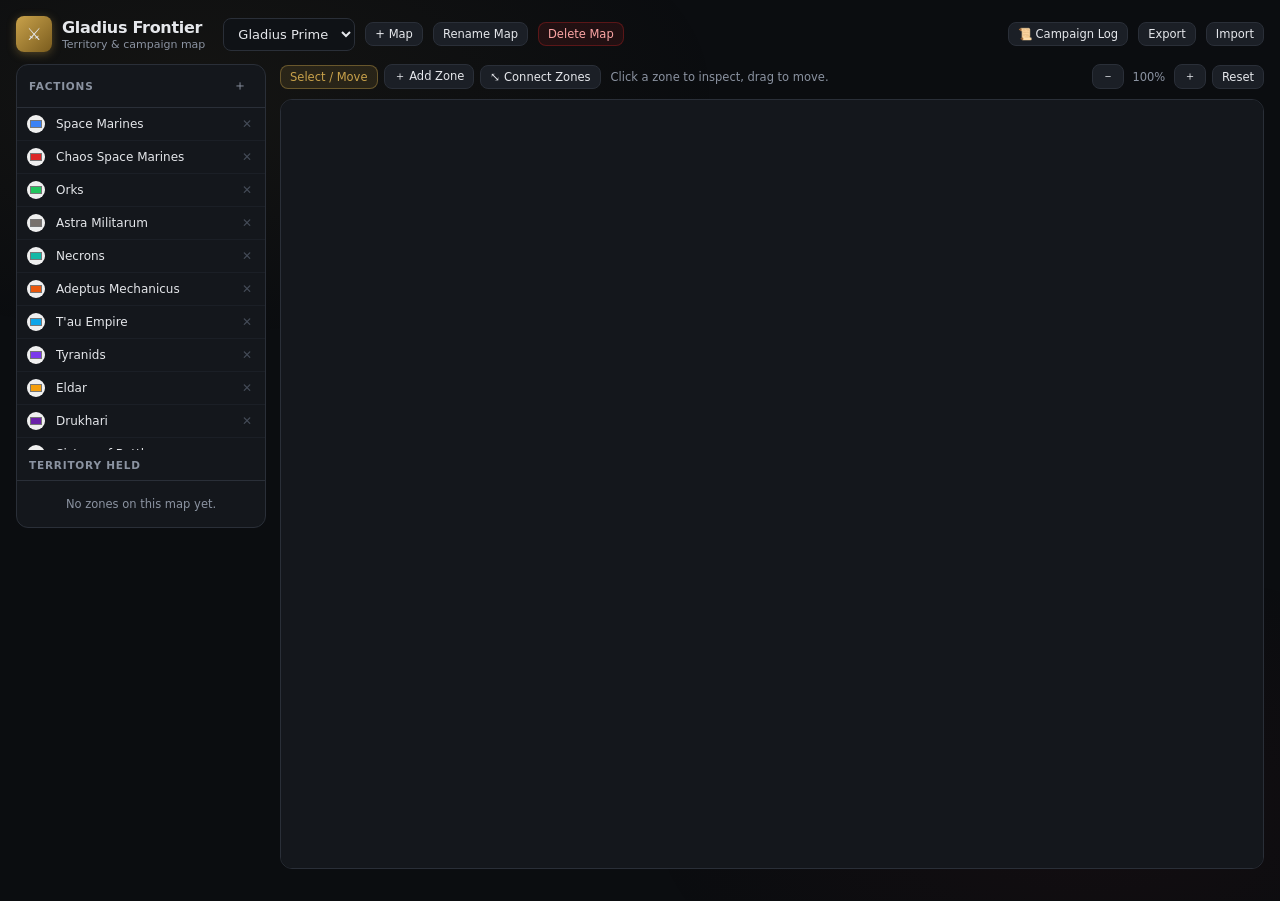
<file: gladius-frontier/index.html>
<!DOCTYPE html>
<html lang="en">
<head>
<meta charset="UTF-8">
<meta name="viewport" content="width=device-width, initial-scale=1.0">
<title>Gladius Frontier — Territory Map</title>
<style>
:root{
  --bg:#0b0d10; --bg-surface:#14171c; --bg-elevated:#1b1f26; --bg-input:#0f1216;
  --border:#2a2f38; --border-dim:#1b1f26;
  --text:#e5e7eb; --text-muted:#8b93a1; --text-dim:#454c58;
  --accent:#c9a24b; --accent-bg:rgba(201,162,75,.13); --accent-border:rgba(201,162,75,.4);
  --danger:#dc2626; --danger-bg:rgba(220,38,38,.1); --danger-border:rgba(220,38,38,.3);
  --r-sm:4px; --r-md:8px; --r-lg:12px;
}
*,*::before,*::after{box-sizing:border-box;margin:0;padding:0;}
body{font-family:'Segoe UI',system-ui,-apple-system,sans-serif;background:var(--bg);color:var(--text);min-height:100vh;}
body::before{content:'';position:fixed;inset:0;background:radial-gradient(ellipse 60% 40% at 15% 10%,rgba(201,162,75,.05) 0%,transparent 70%),radial-gradient(ellipse 50% 40% at 85% 90%,rgba(153,27,27,.06) 0%,transparent 70%);pointer-events:none;z-index:0;}

.app{position:relative;max-width:1600px;margin:0 auto;padding:16px 16px 32px;z-index:1;}

.header{display:flex;align-items:center;gap:10px;margin-bottom:12px;flex-wrap:wrap;}
.logo{width:36px;height:36px;background:linear-gradient(135deg,#c9a24b,#7a5c1e);border-radius:var(--r-md);display:flex;align-items:center;justify-content:center;font-size:17px;flex-shrink:0;box-shadow:0 2px 10px rgba(201,162,75,.35);}
.header-text{margin-right:8px;}
h1{font-size:16px;font-weight:600;letter-spacing:-.3px;}
.header-sub{font-size:11px;color:var(--text-muted);margin-top:1px;}
.header-spacer{flex:1;}

select,.select{background:var(--bg-input);border:1px solid var(--border);border-radius:var(--r-md);padding:7px 10px;font-size:13px;color:var(--text);font-family:inherit;}

.btn{background:var(--bg-elevated);border:1px solid var(--border);border-radius:var(--r-md);padding:7px 12px;font-size:12.5px;font-family:inherit;color:var(--text);cursor:pointer;display:inline-flex;align-items:center;gap:6px;transition:background .12s,border-color .12s,transform .1s;white-space:nowrap;}
.btn:hover{background:#232937;border-color:#374050;}
.btn:active{transform:scale(.97);}
.btn.active{background:var(--accent-bg);border-color:var(--accent-border);color:var(--accent);}
.btn-primary{background:var(--accent-bg);border-color:var(--accent-border);color:var(--accent);}
.btn-primary:hover{background:rgba(201,162,75,.22);}
.btn-danger{background:var(--danger-bg);border-color:var(--danger-border);color:#fca5a5;}
.btn-danger:hover{background:rgba(220,38,38,.2);}
.btn-sm{padding:4px 9px;font-size:11.5px;}
.icon-btn{background:none;border:none;color:var(--text-muted);cursor:pointer;padding:3px 6px;border-radius:var(--r-sm);font-size:14px;display:flex;align-items:center;transition:color .12s,background .12s;}
.icon-btn:hover{color:var(--text);background:var(--bg-elevated);}

.app-shell{display:flex;gap:14px;align-items:flex-start;}

.sidebar{width:250px;flex-shrink:0;background:var(--bg-surface);border:1px solid var(--border);border-radius:var(--r-lg);display:flex;flex-direction:column;position:sticky;top:16px;max-height:calc(100vh - 32px);overflow:hidden;}
.sidebar-head{display:flex;align-items:center;gap:7px;padding:9px 12px;border-bottom:1px solid var(--border);flex-shrink:0;}
.sidebar-head-title{flex:1;font-size:10.5px;font-weight:700;text-transform:uppercase;letter-spacing:.8px;color:var(--text-muted);}
.sidebar-body{overflow-y:auto;max-height:38vh;}
.sidebar-body::-webkit-scrollbar{width:3px;}
.sidebar-body::-webkit-scrollbar-thumb{background:var(--border);border-radius:10px;}

.faction-row{display:flex;align-items:center;gap:7px;padding:6px 10px;border-bottom:1px solid var(--border-dim);}
.faction-row:last-child{border-bottom:none;}
.swatch{width:18px;height:18px;border-radius:50%;border:1px solid rgba(255,255,255,.25);flex-shrink:0;cursor:pointer;padding:0;}
.faction-name{flex:1;min-width:0;background:none;border:none;color:var(--text);font-size:12px;font-family:inherit;padding:3px 4px;border-radius:var(--r-sm);}
.faction-name:hover,.faction-name:focus{background:var(--bg-elevated);outline:none;}
.faction-del{background:none;border:none;color:var(--text-dim);cursor:pointer;padding:3px;font-size:12px;flex-shrink:0;}
.faction-del:hover{color:#fca5a5;}
.empty-note{padding:16px 12px;text-align:center;color:var(--text-muted);font-size:11.5px;}

.ov-row{display:flex;align-items:center;gap:7px;padding:6px 10px;border-bottom:1px solid var(--border-dim);font-size:12px;}
.ov-row:last-child{border-bottom:none;}
.ov-swatch{width:10px;height:10px;border-radius:50%;flex-shrink:0;}
.ov-name{flex:1;min-width:0;overflow:hidden;text-overflow:ellipsis;white-space:nowrap;color:var(--text);}
.ov-count{color:var(--text-muted);font-weight:600;font-size:11.5px;}

.col-main{flex:1;min-width:0;}
.toolbar{display:flex;align-items:center;gap:6px;flex-wrap:wrap;margin-bottom:10px;}
.mode-hint{font-size:11.5px;color:var(--text-muted);margin-left:4px;}
.zoom-label{font-size:11.5px;color:var(--text-muted);min-width:38px;text-align:center;}

.canvas-wrap{background:var(--bg-surface);border:1px solid var(--border);border-radius:var(--r-lg);overflow:auto;height:calc(100vh - 130px);position:relative;}
.canvas-wrap::-webkit-scrollbar{height:8px;width:8px;}
.canvas-wrap::-webkit-scrollbar-thumb{background:var(--border);border-radius:10px;}
svg#canvas{display:block;cursor:crosshair;}
svg#canvas.mode-select{cursor:default;}
.conn-line{stroke:var(--border);stroke-width:2;}
.ring-guide{fill:none;stroke:rgba(201,162,75,.3);stroke-width:1.5;stroke-dasharray:4 6;}
.zone-grp{cursor:pointer;}
.zone-grp .zone-circle{stroke:rgba(255,255,255,.3);stroke-width:2;transition:stroke .12s,stroke-width .12s;}
.zone-grp:hover .zone-circle{stroke:#fff;}
.zone-grp.selected .zone-circle{stroke:var(--accent);stroke-width:3;}
.zone-grp .zone-initials{font-size:11px;font-weight:700;text-anchor:middle;dominant-baseline:central;pointer-events:none;}
.zone-grp .zone-label{font-size:11px;fill:var(--text);text-anchor:middle;pointer-events:none;}
.zone-grp .zone-sub{font-size:9.5px;fill:var(--text-muted);text-anchor:middle;pointer-events:none;}
.zone-circle.unclaimed{fill:var(--bg-elevated);stroke-dasharray:4 3;stroke:var(--text-dim);}

.drawer-overlay{position:fixed;inset:0;background:rgba(0,0,0,.5);z-index:50;display:none;align-items:stretch;justify-content:flex-end;}
.drawer-overlay.open{display:flex;}
.drawer{width:340px;max-width:90vw;background:var(--bg-surface);border-left:1px solid var(--border);display:flex;flex-direction:column;height:100%;}
.drawer-head{display:flex;align-items:center;gap:8px;padding:14px 16px;border-bottom:1px solid var(--border);}
.drawer-title{flex:1;font-size:13px;font-weight:700;text-transform:uppercase;letter-spacing:.6px;color:var(--text-muted);}
.drawer-body{flex:1;overflow-y:auto;padding:14px 16px;display:flex;flex-direction:column;gap:14px;}
.field-label{font-size:10.5px;font-weight:700;text-transform:uppercase;letter-spacing:.6px;color:var(--text-muted);margin-bottom:5px;display:block;}
.field-input,.field-select,.field-textarea{width:100%;background:var(--bg-input);border:1px solid var(--border);border-radius:var(--r-md);padding:8px 10px;font-size:13px;color:var(--text);font-family:inherit;}
.field-textarea{resize:vertical;min-height:56px;}
.log-list{display:flex;flex-direction:column;gap:8px;margin-top:8px;}
.log-entry{background:var(--bg-elevated);border:1px solid var(--border-dim);border-radius:var(--r-md);padding:8px 10px;}
.log-ts{font-size:10px;color:var(--text-dim);margin-bottom:3px;}
.log-text{font-size:12.5px;color:var(--text);white-space:pre-wrap;word-break:break-word;}
.log-empty{font-size:11.5px;color:var(--text-dim);text-align:center;padding:10px 0;}
.drawer-foot{padding:12px 16px;border-top:1px solid var(--border);display:flex;gap:8px;}
</style>
</head>
<body>
<div class="app">
  <div class="header">
    <div class="logo">⚔</div>
    <div class="header-text">
      <h1>Gladius Frontier</h1>
      <div class="header-sub">Territory & campaign map</div>
    </div>
    <select id="mapSelect" class="select"></select>
    <button id="newMapBtn" class="btn btn-sm">+ Map</button>
    <button id="renameMapBtn" class="btn btn-sm">Rename Map</button>
    <button id="deleteMapBtn" class="btn btn-sm btn-danger">Delete Map</button>
    <div class="header-spacer"></div>
    <button id="logBtn" class="btn btn-sm">📜 Campaign Log</button>
    <button id="exportBtn" class="btn btn-sm">Export</button>
    <button id="importBtn" class="btn btn-sm">Import</button>
    <input type="file" id="importFile" accept="application/json" style="display:none">
  </div>

  <div class="app-shell">
    <div class="sidebar">
      <div class="sidebar-head">
        <span class="sidebar-head-title">Factions</span>
        <button id="addFactionBtn" class="icon-btn" title="Add faction">＋</button>
      </div>
      <div class="sidebar-body" id="factionList"></div>
      <div class="sidebar-head">
        <span class="sidebar-head-title">Territory Held</span>
      </div>
      <div class="sidebar-body" id="overviewList"></div>
    </div>

    <div class="col-main">
      <div class="toolbar">
        <button id="modeSelectBtn" class="btn btn-sm active" data-mode="select">Select / Move</button>
        <button id="modeAddBtn" class="btn btn-sm" data-mode="add">＋ Add Zone</button>
        <button id="modeConnectBtn" class="btn btn-sm" data-mode="connect">⤡ Connect Zones</button>
        <span class="mode-hint" id="modeHint"></span>
        <div class="header-spacer"></div>
        <button id="zoomOutBtn" class="btn btn-sm" title="Zoom out">－</button>
        <span class="zoom-label" id="zoomLabel">100%</span>
        <button id="zoomInBtn" class="btn btn-sm" title="Zoom in">＋</button>
        <button id="zoomResetBtn" class="btn btn-sm" title="Reset zoom">Reset</button>
      </div>
      <div class="canvas-wrap">
        <svg id="canvas" class="mode-select" width="2400" height="2000" viewBox="0 0 2400 2000"></svg>
      </div>
    </div>
  </div>
</div>

<div class="drawer-overlay" id="zoneOverlay">
  <div class="drawer">
    <div class="drawer-head">
      <span class="drawer-title">Zone</span>
      <button class="icon-btn" id="zoneCloseBtn">✕</button>
    </div>
    <div class="drawer-body">
      <div>
        <label class="field-label">Name</label>
        <input type="text" id="zoneName" class="field-input">
      </div>
      <div>
        <label class="field-label">Controlled by</label>
        <select id="zoneOwner" class="field-select"></select>
      </div>
      <div>
        <label class="field-label">Size</label>
        <select id="zoneSize" class="field-select">
          <option value="major">Major (planet / station)</option>
          <option value="minor">Minor (moon / outpost)</option>
        </select>
      </div>
      <div>
        <label class="field-label">Description</label>
        <textarea id="zoneDescription" class="field-textarea" placeholder="What is this place?"></textarea>
      </div>
      <div>
        <label class="field-label">Add log entry</label>
        <textarea id="zoneLogInput" class="field-textarea" placeholder="Battle outcome, narrative beat, notes..."></textarea>
        <button id="zoneLogAddBtn" class="btn btn-sm btn-primary" style="margin-top:6px;">Add Entry</button>
      </div>
      <div>
        <label class="field-label">History</label>
        <div class="log-list" id="zoneLogList"></div>
      </div>
    </div>
    <div class="drawer-foot">
      <button id="zoneDeleteBtn" class="btn btn-danger" style="flex:1;">Delete Zone</button>
    </div>
  </div>
</div>

<div class="drawer-overlay" id="logOverlay">
  <div class="drawer">
    <div class="drawer-head">
      <span class="drawer-title">Campaign Log</span>
      <button class="icon-btn" id="logCloseBtn">✕</button>
    </div>
    <div class="drawer-body">
      <div>
        <label class="field-label">Add campaign event</label>
        <textarea id="campaignLogInput" class="field-textarea" placeholder="What just happened across the map?"></textarea>
        <button id="campaignLogAddBtn" class="btn btn-sm btn-primary" style="margin-top:6px;">Add Entry</button>
      </div>
      <div>
        <label class="field-label">History</label>
        <div class="log-list" id="campaignLogList"></div>
      </div>
    </div>
  </div>
</div>

<script>
(function(){
'use strict';

var STORAGE_KEY='gladius-frontier-state';

var DEFAULT_FACTIONS=[
  ['Space Marines','#3b82f6'],
  ['Chaos Space Marines','#dc2626'],
  ['Orks','#22c55e'],
  ['Astra Militarum','#78716c'],
  ['Necrons','#14b8a6'],
  ['Adeptus Mechanicus','#ea580c'],
  ["T'au Empire",'#0ea5e9'],
  ['Tyranids','#7c3aed'],
  ['Eldar','#f59e0b'],
  ['Drukhari','#6b21a8'],
  ['Sisters of Battle','#e11d48'],
  ['Adeptus Custodes','#fbbf24'],
  ['Chaos Daemons','#a855f7'],
  ['Chaos Knights','#7f1d1d'],
  ['Dark Mechanicum','#991b1b'],
  ['Death Guard','#65a30d'],
  ["Emperor's Children",'#db2777'],
  ['Grey Knights','#94a3b8'],
  ['Iron Warriors','#57534e'],
  ['Night Lords','#312e81'],
  ['Thousand Sons','#0369a1'],
  ['Word Bearers','#7c2d12'],
  ['World Eaters','#b91c1c'],
  ['Imperial Knights','#1d4ed8'],
  ['Genestealer Cults','#7e22ce'],
  ['Adeptus Titanicus','#334155']
];

var state=null;
var mode='select';
var connectFirst=null;
var selectedZoneId=null;
var drag=null;
var zoomLevel=1;
var ZOOM_MIN=0.4, ZOOM_MAX=2.5;
var BASE_W=2400, BASE_H=2000;

function uid(){state.nextId=(state.nextId||1)+1;return state.nextId-1;}

function freshState(){
  var s={nextId:1,factions:[],maps:[],activeMapId:null};
  var n=1;
  function localUid(){return n++;}
  DEFAULT_FACTIONS.forEach(function(f){s.factions.push({id:localUid(),name:f[0],color:f[1]});});
  var mapId=localUid();
  s.maps.push({id:mapId,name:'Gladius Prime',zones:[],connections:[],eventLog:[]});
  s.activeMapId=mapId;
  s.nextId=n;
  return s;
}

function normalize(d){
  d.maps.forEach(function(m){
    if(!m.eventLog)m.eventLog=[];
    m.zones.forEach(function(z){
      if(!z.log)z.log=[];
      if(z.description==null)z.description='';
      if(z.size!=='minor')z.size='major';
    });
  });
  return d;
}

function load(){
  try{
    var raw=localStorage.getItem(STORAGE_KEY);
    if(raw){var d=JSON.parse(raw);if(d&&d.maps&&d.maps.length)return normalize(d);}
  }catch(e){}
  return freshState();
}

function save(){try{localStorage.setItem(STORAGE_KEY,JSON.stringify(state));}catch(e){}}

function getActiveMap(){
  for(var i=0;i<state.maps.length;i++){if(state.maps[i].id===state.activeMapId)return state.maps[i];}
  return state.maps[0];
}

function getFaction(id){
  for(var i=0;i<state.factions.length;i++){if(state.factions[i].id===id)return state.factions[i];}
  return null;
}

function connKey(a,b){return a<b?a+'_'+b:b+'_'+a;}

function luminance(hex){
  var c=hex.replace('#','');
  if(c.length===3)c=c.split('').map(function(ch){return ch+ch;}).join('');
  var r=parseInt(c.substr(0,2),16)/255,g=parseInt(c.substr(2,2),16)/255,b=parseInt(c.substr(4,2),16)/255;
  return .299*r+.587*g+.114*b;
}

function initials(name){
  var words=name.trim().split(/\s+/);
  if(words.length===1)return words[0].substr(0,2).toUpperCase();
  return (words[0][0]+words[words.length-1][0]).toUpperCase();
}

var svgNS='http://www.w3.org/2000/svg';
function el(tag,attrs){
  var e=document.createElementNS(svgNS,tag);
  for(var k in attrs)e.setAttribute(k,attrs[k]);
  return e;
}

/* ---------- rendering ---------- */

function renderAll(){
  renderMapSelect();
  renderFactions();
  renderOverview();
  renderCanvas();
}

function renderMapSelect(){
  var sel=document.getElementById('mapSelect');
  sel.innerHTML='';
  state.maps.forEach(function(m){
    var o=document.createElement('option');
    o.value=m.id;o.textContent=m.name;
    if(m.id===state.activeMapId)o.selected=true;
    sel.appendChild(o);
  });
}

function renderFactions(){
  var list=document.getElementById('factionList');
  list.innerHTML='';
  if(state.factions.length===0){
    list.innerHTML='<div class="empty-note">No factions yet. Click + to add one.</div>';
    return;
  }
  state.factions.forEach(function(f){
    var row=document.createElement('div');
    row.className='faction-row';

    var swatch=document.createElement('input');
    swatch.type='color';swatch.className='swatch';swatch.value=f.color;
    swatch.addEventListener('input',function(){f.color=swatch.value;save();renderOverview();renderCanvas();});

    var name=document.createElement('input');
    name.type='text';name.className='faction-name';name.value=f.name;
    name.addEventListener('change',function(){f.name=name.value.trim()||'Unnamed';save();renderOverview();renderCanvas();renderZoneOwnerOptions();});

    var del=document.createElement('button');
    del.className='faction-del';del.textContent='✕';del.title='Delete faction';
    del.addEventListener('click',function(){
      if(!confirm('Delete faction "'+f.name+'"? Zones it controls become unclaimed.'))return;
      state.factions=state.factions.filter(function(x){return x.id!==f.id;});
      state.maps.forEach(function(m){
        m.zones.forEach(function(z){if(z.ownerId===f.id)z.ownerId=null;});
      });
      save();renderAll();
    });

    row.appendChild(swatch);row.appendChild(name);row.appendChild(del);
    list.appendChild(row);
  });
}

function renderOverview(){
  var list=document.getElementById('overviewList');
  list.innerHTML='';
  var map=getActiveMap();
  var counts={};
  map.zones.forEach(function(z){counts[z.ownerId]=(counts[z.ownerId]||0)+1;});
  var unclaimed=counts['null']||0;
  map.zones.forEach(function(z){if(z.ownerId==null)unclaimed++;});
  unclaimed=map.zones.filter(function(z){return z.ownerId==null;}).length;

  state.factions.forEach(function(f){
    var n=map.zones.filter(function(z){return z.ownerId===f.id;}).length;
    if(n===0)return;
    var row=document.createElement('div');row.className='ov-row';
    row.innerHTML='<span class="ov-swatch" style="background:'+f.color+'"></span><span class="ov-name">'+escapeHtml(f.name)+'</span><span class="ov-count">'+n+'</span>';
    list.appendChild(row);
  });
  if(unclaimed>0){
    var row=document.createElement('div');row.className='ov-row';
    row.innerHTML='<span class="ov-swatch" style="background:var(--bg-elevated);border:1px dashed var(--text-dim)"></span><span class="ov-name">Unclaimed</span><span class="ov-count">'+unclaimed+'</span>';
    list.appendChild(row);
  }
  if(map.zones.length===0){
    list.innerHTML='<div class="empty-note">No zones on this map yet.</div>';
  }
}

function escapeHtml(s){
  var d=document.createElement('div');d.textContent=s;return d.innerHTML;
}

function renderCanvas(){
  var svg=document.getElementById('canvas');
  svg.innerHTML='';
  var map=getActiveMap();

  if(map.rings&&map.rings.radii){
    map.rings.radii.forEach(function(r){
      svg.appendChild(el('circle',{class:'ring-guide',cx:map.rings.cx,cy:map.rings.cy,r:r}));
    });
  }

  map.connections.forEach(function(pair){
    var a=findZone(map,pair[0]),b=findZone(map,pair[1]);
    if(!a||!b)return;
    svg.appendChild(el('line',{class:'conn-line',x1:a.x,y1:a.y,x2:b.x,y2:b.y}));
  });

  map.zones.forEach(function(z){
    var owner=z.ownerId!=null?getFaction(z.ownerId):null;
    var color=owner?owner.color:null;
    var r=z.size==='minor'?15:26;
    var g=el('g',{class:'zone-grp'+(z.id===selectedZoneId||z.id===connectFirst?' selected':''),'data-id':z.id});

    var circle=el('circle',{class:'zone-circle'+(owner?'':' unclaimed'),cx:z.x,cy:z.y,r:r});
    if(owner)circle.setAttribute('fill',color);
    g.appendChild(circle);

    var initText=el('text',{class:'zone-initials',x:z.x,y:z.y});
    initText.setAttribute('fill',owner?(luminance(color)>0.55?'#111':'#fff'):'var(--text-muted)');
    if(z.size==='minor')initText.setAttribute('font-size','9px');
    initText.textContent=initials(z.name||'?');
    g.appendChild(initText);

    var label=el('text',{class:'zone-label',x:z.x,y:z.y+r+16});
    label.textContent=z.name;
    g.appendChild(label);

    var sub=el('text',{class:'zone-sub',x:z.x,y:z.y+r+28});
    sub.textContent=owner?owner.name:'Unclaimed';
    g.appendChild(sub);

    svg.appendChild(g);
  });
}

function findZone(map,id){
  for(var i=0;i<map.zones.length;i++){if(map.zones[i].id===id)return map.zones[i];}
  return null;
}

function renderZoneOwnerOptions(){
  var sel=document.getElementById('zoneOwner');
  var cur=sel.value;
  sel.innerHTML='<option value="">Unclaimed</option>';
  state.factions.forEach(function(f){
    var o=document.createElement('option');o.value=f.id;o.textContent=f.name;
    sel.appendChild(o);
  });
  if(cur)sel.value=cur;
}

/* ---------- zone drawer ---------- */

function openZoneDrawer(zoneId){
  selectedZoneId=zoneId;
  var map=getActiveMap();
  var z=findZone(map,zoneId);
  if(!z)return;
  renderZoneOwnerOptions();
  document.getElementById('zoneName').value=z.name;
  document.getElementById('zoneOwner').value=z.ownerId!=null?z.ownerId:'';
  document.getElementById('zoneSize').value=z.size==='minor'?'minor':'major';
  document.getElementById('zoneDescription').value=z.description||'';
  renderZoneLog(z);
  document.getElementById('zoneOverlay').classList.add('open');
  renderCanvas();
}

function closeZoneDrawer(){
  selectedZoneId=null;
  document.getElementById('zoneOverlay').classList.remove('open');
  renderCanvas();
}

function renderZoneLog(z){
  var list=document.getElementById('zoneLogList');
  list.innerHTML='';
  if(!z.log||z.log.length===0){
    list.innerHTML='<div class="log-empty">No history yet.</div>';
    return;
  }
  var entries=z.log.slice().reverse();
  entries.forEach(function(entry){
    var div=document.createElement('div');div.className='log-entry';
    div.innerHTML='<div class="log-ts">'+escapeHtml(entry.ts)+'</div><div class="log-text"></div>';
    div.querySelector('.log-text').textContent=entry.text;
    list.appendChild(div);
  });
}

/* ---------- campaign log drawer ---------- */

function openLogDrawer(){
  renderCampaignLog();
  document.getElementById('logOverlay').classList.add('open');
}

function closeLogDrawer(){
  document.getElementById('logOverlay').classList.remove('open');
}

function renderCampaignLog(){
  var map=getActiveMap();
  var list=document.getElementById('campaignLogList');
  list.innerHTML='';
  if(!map.eventLog||map.eventLog.length===0){
    list.innerHTML='<div class="log-empty">No campaign events yet.</div>';
    return;
  }
  var entries=map.eventLog.slice().reverse();
  entries.forEach(function(entry){
    var div=document.createElement('div');div.className='log-entry';
    div.innerHTML='<div class="log-ts">'+escapeHtml(entry.ts)+'</div><div class="log-text"></div>';
    div.querySelector('.log-text').textContent=entry.text;
    list.appendChild(div);
  });
}

/* ---------- zone / connection mutation ---------- */

function addZoneAt(x,y){
  var map=getActiveMap();
  var n=map.zones.length+1;
  var z={id:uid(),name:'New Zone '+n,x:x,y:y,ownerId:null,size:'major',description:'',log:[]};
  map.zones.push(z);
  save();
  renderAll();
  openZoneDrawer(z.id);
}

function deleteZone(zoneId){
  var map=getActiveMap();
  map.zones=map.zones.filter(function(z){return z.id!==zoneId;});
  map.connections=map.connections.filter(function(p){return p[0]!==zoneId&&p[1]!==zoneId;});
  save();
  closeZoneDrawer();
  renderAll();
}

function toggleConnection(map,idA,idB){
  if(idA===idB)return;
  var idx=-1;
  for(var i=0;i<map.connections.length;i++){
    var p=map.connections[i];
    if(connKey(p[0],p[1])===connKey(idA,idB)){idx=i;break;}
  }
  if(idx>=0)map.connections.splice(idx,1);
  else map.connections.push([idA,idB]);
  save();
}

/* ---------- mode / toolbar ---------- */

function setMode(m){
  mode=m;
  connectFirst=null;
  ['modeSelectBtn','modeAddBtn','modeConnectBtn'].forEach(function(id){
    document.getElementById(id).classList.remove('active');
  });
  var map={select:'modeSelectBtn',add:'modeAddBtn',connect:'modeConnectBtn'}[m];
  document.getElementById(map).classList.add('active');
  var hints={select:'Click a zone to inspect, drag to move.',add:'Click empty space to place a new zone.',connect:'Click two zones to link or unlink them.'};
  document.getElementById('modeHint').textContent=hints[m]||'';
  var svg=document.getElementById('canvas');
  svg.setAttribute('class',m==='select'?'mode-select':'');
  renderCanvas();
}

/* ---------- canvas interaction ---------- */

function svgPoint(evt){
  var svg=document.getElementById('canvas');
  var rect=svg.getBoundingClientRect();
  var vb=svg.viewBox.baseVal;
  var scaleX=vb.width/rect.width;
  var scaleY=vb.height/rect.height;
  return {x:(evt.clientX-rect.left)*scaleX+vb.x,y:(evt.clientY-rect.top)*scaleY+vb.y};
}

/* ---------- zoom ---------- */

function applyZoom(){
  var svg=document.getElementById('canvas');
  svg.setAttribute('width',Math.round(BASE_W*zoomLevel));
  svg.setAttribute('height',Math.round(BASE_H*zoomLevel));
  document.getElementById('zoomLabel').textContent=Math.round(zoomLevel*100)+'%';
}

function zoomAt(clientX,clientY,factor){
  var svg=document.getElementById('canvas');
  var wrap=document.querySelector('.canvas-wrap');
  var rect=svg.getBoundingClientRect();
  var wrapRect=wrap.getBoundingClientRect();
  var vb=svg.viewBox.baseVal;
  var lx=(clientX-rect.left)*(vb.width/rect.width)+vb.x;
  var ly=(clientY-rect.top)*(vb.height/rect.height)+vb.y;
  var newZoom=Math.max(ZOOM_MIN,Math.min(ZOOM_MAX,zoomLevel*factor));
  if(newZoom===zoomLevel)return;
  zoomLevel=newZoom;
  applyZoom();
  var physX=lx*zoomLevel,physY=ly*zoomLevel;
  wrap.scrollLeft=physX-(clientX-wrapRect.left);
  wrap.scrollTop=physY-(clientY-wrapRect.top);
}

function zoomButton(factor){
  var wrap=document.querySelector('.canvas-wrap');
  var r=wrap.getBoundingClientRect();
  zoomAt(r.left+r.width/2,r.top+r.height/2,factor);
}

function resetZoom(){
  zoomLevel=1;
  applyZoom();
}

function initCanvasEvents(){
  var svg=document.getElementById('canvas');

  svg.addEventListener('wheel',function(evt){
    if(!evt.ctrlKey)return;
    evt.preventDefault();
    zoomAt(evt.clientX,evt.clientY,evt.deltaY<0?1.1:1/1.1);
  },{passive:false});

  svg.addEventListener('pointerdown',function(evt){
    var grp=evt.target.closest('.zone-grp');
    if(!grp){
      if(mode==='add'){
        var pt=svgPoint(evt);
        addZoneAt(Math.round(pt.x),Math.round(pt.y));
      }
      return;
    }
    var zoneId=parseInt(grp.getAttribute('data-id'),10);

    if(mode==='connect'){
      if(connectFirst==null){connectFirst=zoneId;renderCanvas();}
      else{
        toggleConnection(getActiveMap(),connectFirst,zoneId);
        connectFirst=null;
        renderCanvas();
      }
      return;
    }

    if(mode==='select'){
      var map=getActiveMap();
      var z=findZone(map,zoneId);
      if(!z)return;
      var start=svgPoint(evt);
      drag={zoneId:zoneId,startX:start.x,startY:start.y,origX:z.x,origY:z.y,moved:false};
      svg.setPointerCapture(evt.pointerId);
    }
  });

  svg.addEventListener('pointermove',function(evt){
    if(!drag)return;
    var pt=svgPoint(evt);
    var dx=pt.x-drag.startX,dy=pt.y-drag.startY;
    if(Math.abs(dx)>3||Math.abs(dy)>3)drag.moved=true;
    if(!drag.moved)return;
    var map=getActiveMap();
    var z=findZone(map,drag.zoneId);
    if(!z)return;
    z.x=Math.round(drag.origX+dx);
    z.y=Math.round(drag.origY+dy);
    renderCanvas();
  });

  svg.addEventListener('pointerup',function(evt){
    if(!drag)return;
    var d=drag;drag=null;
    if(d.moved){save();}
    else{openZoneDrawer(d.zoneId);}
  });
}

/* ---------- toolbar / drawer wiring ---------- */

function initUI(){
  document.getElementById('modeSelectBtn').addEventListener('click',function(){setMode('select');});
  document.getElementById('modeAddBtn').addEventListener('click',function(){setMode('add');});
  document.getElementById('modeConnectBtn').addEventListener('click',function(){setMode('connect');});
  document.getElementById('zoomInBtn').addEventListener('click',function(){zoomButton(1.25);});
  document.getElementById('zoomOutBtn').addEventListener('click',function(){zoomButton(1/1.25);});
  document.getElementById('zoomResetBtn').addEventListener('click',resetZoom);

  document.getElementById('addFactionBtn').addEventListener('click',function(){
    state.factions.push({id:uid(),name:'New Faction',color:'#64748b'});
    save();renderFactions();renderOverview();renderZoneOwnerOptions();
  });

  document.getElementById('mapSelect').addEventListener('change',function(evt){
    state.activeMapId=parseInt(evt.target.value,10);
    connectFirst=null;
    closeZoneDrawer();
    closeLogDrawer();
    resetZoom();
    save();renderAll();
  });
  document.getElementById('newMapBtn').addEventListener('click',function(){
    var name=window.prompt('New map name:','New System');
    if(!name)return;
    var m={id:uid(),name:name.trim(),zones:[],connections:[],eventLog:[]};
    state.maps.push(m);
    state.activeMapId=m.id;
    save();renderAll();
  });
  document.getElementById('renameMapBtn').addEventListener('click',function(){
    var map=getActiveMap();
    var name=window.prompt('Rename map:',map.name);
    if(!name)return;
    map.name=name.trim()||map.name;
    save();renderMapSelect();
  });
  document.getElementById('deleteMapBtn').addEventListener('click',function(){
    if(state.maps.length<=1){alert('At least one map must remain.');return;}
    var map=getActiveMap();
    if(!confirm('Delete map "'+map.name+'" and all its zones?'))return;
    state.maps=state.maps.filter(function(m){return m.id!==map.id;});
    state.activeMapId=state.maps[0].id;
    save();renderAll();
  });

  document.getElementById('zoneCloseBtn').addEventListener('click',closeZoneDrawer);
  document.getElementById('zoneOverlay').addEventListener('click',function(evt){
    if(evt.target.id==='zoneOverlay')closeZoneDrawer();
  });
  document.getElementById('zoneName').addEventListener('change',function(evt){
    var map=getActiveMap();var z=findZone(map,selectedZoneId);
    if(!z)return;
    z.name=evt.target.value.trim()||z.name;
    save();renderAll();
    if(selectedZoneId)openZoneDrawer(selectedZoneId);
  });
  document.getElementById('zoneOwner').addEventListener('change',function(evt){
    var map=getActiveMap();var z=findZone(map,selectedZoneId);
    if(!z)return;
    z.ownerId=evt.target.value===''?null:parseInt(evt.target.value,10);
    save();renderAll();
  });
  document.getElementById('zoneDescription').addEventListener('change',function(evt){
    var map=getActiveMap();var z=findZone(map,selectedZoneId);
    if(!z)return;
    z.description=evt.target.value.trim();
    save();
  });
  document.getElementById('zoneSize').addEventListener('change',function(evt){
    var map=getActiveMap();var z=findZone(map,selectedZoneId);
    if(!z)return;
    z.size=evt.target.value==='minor'?'minor':'major';
    save();renderAll();
  });
  document.getElementById('zoneLogAddBtn').addEventListener('click',function(){
    var ta=document.getElementById('zoneLogInput');
    var text=ta.value.trim();
    if(!text)return;
    var map=getActiveMap();var z=findZone(map,selectedZoneId);
    if(!z)return;
    if(!z.log)z.log=[];
    z.log.push({ts:new Date().toLocaleString(),text:text});
    ta.value='';
    save();renderZoneLog(z);
  });
  document.getElementById('zoneDeleteBtn').addEventListener('click',function(){
    var map=getActiveMap();var z=findZone(map,selectedZoneId);
    if(!z)return;
    if(!confirm('Delete zone "'+z.name+'"? This removes its history and connections.'))return;
    deleteZone(z.id);
  });

  document.getElementById('logBtn').addEventListener('click',openLogDrawer);
  document.getElementById('logCloseBtn').addEventListener('click',closeLogDrawer);
  document.getElementById('logOverlay').addEventListener('click',function(evt){
    if(evt.target.id==='logOverlay')closeLogDrawer();
  });
  document.getElementById('campaignLogAddBtn').addEventListener('click',function(){
    var ta=document.getElementById('campaignLogInput');
    var text=ta.value.trim();
    if(!text)return;
    var map=getActiveMap();
    if(!map.eventLog)map.eventLog=[];
    map.eventLog.push({ts:new Date().toLocaleString(),text:text});
    ta.value='';
    save();renderCampaignLog();
  });

  document.getElementById('exportBtn').addEventListener('click',function(){
    var blob=new Blob([JSON.stringify(state,null,2)],{type:'application/json'});
    var url=URL.createObjectURL(blob);
    var a=document.createElement('a');
    a.href=url;a.download='gladius-frontier-'+new Date().toISOString().slice(0,10)+'.json';
    document.body.appendChild(a);a.click();document.body.removeChild(a);
    URL.revokeObjectURL(url);
  });
  document.getElementById('importBtn').addEventListener('click',function(){
    document.getElementById('importFile').click();
  });
  document.getElementById('importFile').addEventListener('change',function(evt){
    var file=evt.target.files[0];
    if(!file)return;
    var reader=new FileReader();
    reader.onload=function(){
      try{
        var d=JSON.parse(reader.result);
        if(!d||!d.maps||!d.factions)throw new Error('bad format');
        if(!confirm('Import will replace your current campaign data. Continue?'))return;
        state=normalize(d);
        if(!state.activeMapId&&state.maps.length)state.activeMapId=state.maps[0].id;
        connectFirst=null;selectedZoneId=null;
        closeZoneDrawer();closeLogDrawer();
        save();renderAll();
      }catch(e){
        alert('Could not import file: not a valid Gladius Frontier export.');
      }
    };
    reader.readAsText(file);
    evt.target.value='';
  });
}

/* ---------- boot ---------- */

state=load();
initUI();
initCanvasEvents();
applyZoom();
setMode('select');
renderAll();

})();
</script>
</body>
</html>
</file>
